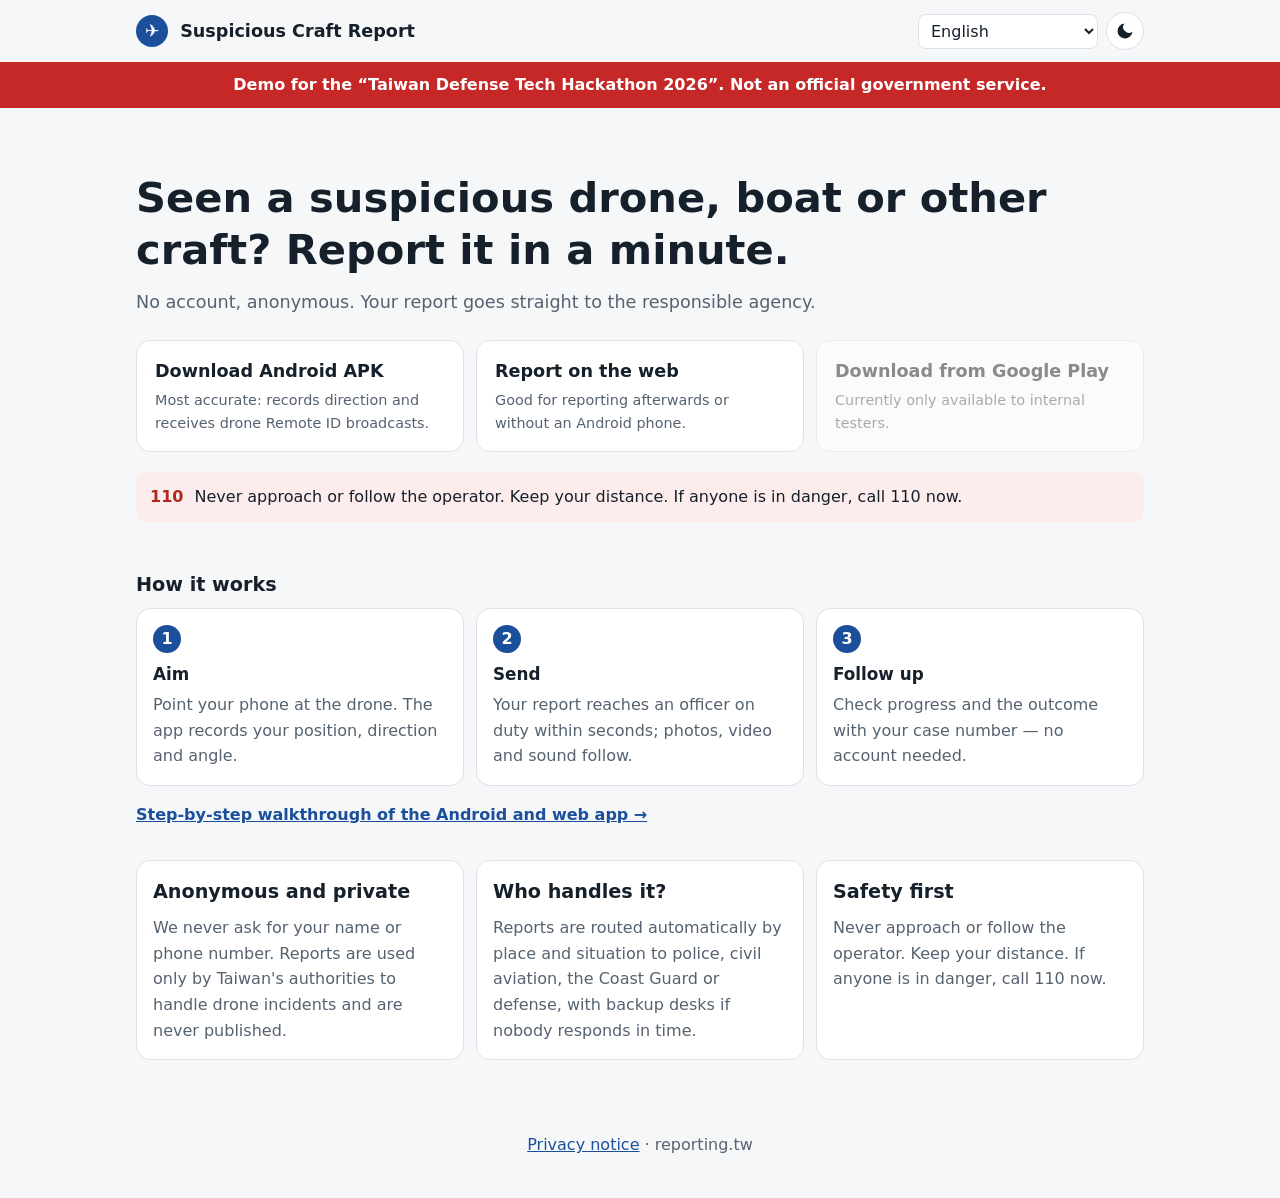
<file: web/site/index.html>
<!doctype html>
<html lang="zh-TW">
<head>
<meta charset="utf-8">
<meta name="viewport" content="width=device-width, initial-scale=1">
<title>可疑載具通報 · reporting.tw</title>
<meta name="description" content="Report suspicious drones, unmanned boats and other craft in Taiwan — anonymous, in six languages.">
<link rel="stylesheet" href="site.css?v=202610040900">
<script src="theme.js?v=202610031731"></script>
</head>
<body>
<header class="bar">
  <a class="brand" href="/"><span class="logo" aria-hidden="true">✈</span> <span data-t="title">可疑載具通報</span></a>
  <div class="tools">
  <label class="lang"><span class="sr" data-t="lang">語言</span>
    <select id="lang" aria-label="Language"><option value="zh-TW">繁體中文</option><option value="en">English</option><option value="vi">Tiếng Việt</option><option value="id">Bahasa Indonesia</option><option value="th">ภาษาไทย</option><option value="fil">Filipino</option><option value="de">Deutsch</option><option value="fr">Français</option></select></label>
  <button id="theme" class="theme" type="button" aria-label="Switch to dark mode"><svg class="moon" viewBox="0 0 24 24" aria-hidden="true"><path d="M21 12.8A9 9 0 1 1 11.2 3a7 7 0 0 0 9.8 9.8z"/></svg><svg class="sun" viewBox="0 0 24 24" aria-hidden="true"><circle cx="12" cy="12" r="4.5"/><path d="M12 1.5v3M12 19.5v3M1.5 12h3M19.5 12h3M4.6 4.6l2.1 2.1M17.3 17.3l2.1 2.1M4.6 19.4l2.1-2.1M17.3 6.7l2.1-2.1"/></svg></button>
  </div>
</header>
<p class="demo" role="note"><span data-t="demo">本系統為「Taiwan Defense Tech Hackathon 2026」展示用途，並非政府官方服務。</span></p>
<main>
  <section class="hero">
    <h1><span data-t="hero">看到可疑的無人機、船隻或其他載具？一分鐘內完成通報。</span></h1>
    <p class="sub"><span data-t="sub">免註冊、可匿名。系統會自動將通報轉給負責的機關。</span></p>
    <div class="ctas">
      <a class="cta" id="apk" href="/download/reporting-informant-1.0.1.apk" download><span data-t="apk">下載 Android APK</span><small><span data-t="androidNote">最準確：可記錄方向並接收無人機遙控識別（Remote ID）訊號。</span></small></a>
      <a class="cta" href="/app/"><span data-t="web">在網頁上通報</span><small><span data-t="webNote">適合事後通報，或手邊沒有 Android 手機時使用。</span></small></a>
      <a class="cta muted" id="play" href="https://play.google.com/store/apps/details?id=tw.reporting.app"><span data-t="android">從 Google Play 下載</span><small><span data-t="playNote">目前僅開放給內部測試人員。</span></small></a>
    </div>
    <p class="alert" role="note"><strong>110</strong> <span data-t="safety">請勿接近或跟蹤操作人，保持距離。如有人身危險，請立即撥打 110。</span></p>
  </section>
  <section>
    <h2><span data-t="how">如何通報</span></h2>
    <ol class="steps">
      <li><h3><span data-t="s1t">對準</span></h3><p><span data-t="s1">把手機鏡頭對準無人機，App 會記錄位置、方向與角度。</span></p></li>
      <li><h3><span data-t="s2t">送出</span></h3><p><span data-t="s2">通報會在幾秒內送達值勤人員；照片、影片與聲音隨後上傳。</span></p></li>
      <li><h3><span data-t="s3t">追蹤</span></h3><p><span data-t="s3">用案件編號查看處理進度與結果，不需要帳號。</span></p></li>
    </ol>
    <p class="more"><a href="guide.html"><span data-t="guide">Android App 與網頁版的逐步使用導覽 →</span></a></p>
  </section>
  <section class="cards">
    <article><h2><span data-t="privacyT">匿名與隱私</span></h2><p><span data-t="privacy">我們不詢問姓名或電話。通報只供臺灣主管機關處理無人機事件使用，不會公開。</span></p></article>
    <article><h2><span data-t="routeT">誰會處理？</span></h2><p><span data-t="route">依地點與狀況自動轉給警察、民航、海巡或國防單位；無人回應時會自動轉給備援單位。</span></p></article>
    <article><h2><span data-t="safetyT">安全第一</span></h2><p><span data-t="safety">請勿接近或跟蹤操作人，保持距離。如有人身危險，請立即撥打 110。</span></p></article>
  </section>
</main>
<footer><a href="privacy.html"><span data-t="privacyLink">隱私說明</span></a> · reporting.tw</footer>
<script>
const S = {"zh-TW": {"demo": "本系統為「Taiwan Defense Tech Hackathon 2026」展示用途，並非政府官方服務。", "title": "可疑載具通報", "hero": "看到可疑的無人機、船隻或其他載具？一分鐘內完成通報。", "sub": "免註冊、可匿名。系統會自動將通報轉給負責的機關。", "android": "從 Google Play 下載", "androidNote": "最準確：可記錄方向並接收無人機遙控識別（Remote ID）訊號。", "web": "在網頁上通報", "webNote": "適合事後通報，或手邊沒有 Android 手機時使用。", "how": "如何通報", "s1t": "對準", "s1": "把手機鏡頭對準無人機，App 會記錄位置、方向與角度。", "s2t": "送出", "s2": "通報會在幾秒內送達值勤人員；照片、影片與聲音隨後上傳。", "s3t": "追蹤", "s3": "用案件編號查看處理進度與結果，不需要帳號。", "safetyT": "安全第一", "safety": "請勿接近或跟蹤操作人，保持距離。如有人身危險，請立即撥打 110。", "privacyT": "匿名與隱私", "privacy": "我們不詢問姓名或電話。通報只供臺灣主管機關處理無人機事件使用，不會公開。", "routeT": "誰會處理？", "route": "依地點與狀況自動轉給警察、民航、海巡或國防單位；無人回應時會自動轉給備援單位。", "privacyLink": "隱私說明", "lang": "語言", "guide": "Android App 與網頁版的逐步使用導覽 →", "apk": "下載 Android APK", "playNote": "目前僅開放給內部測試人員。"}, "en": {"demo": "Demo for the “Taiwan Defense Tech Hackathon 2026”. Not an official government service.", "title": "Suspicious Craft Report", "hero": "Seen a suspicious drone, boat or other craft? Report it in a minute.", "sub": "No account, anonymous. Your report goes straight to the responsible agency.", "android": "Download from Google Play", "androidNote": "Most accurate: records direction and receives drone Remote ID broadcasts.", "web": "Report on the web", "webNote": "Good for reporting afterwards or without an Android phone.", "how": "How it works", "s1t": "Aim", "s1": "Point your phone at the drone. The app records your position, direction and angle.", "s2t": "Send", "s2": "Your report reaches an officer on duty within seconds; photos, video and sound follow.", "s3t": "Follow up", "s3": "Check progress and the outcome with your case number — no account needed.", "safetyT": "Safety first", "safety": "Never approach or follow the operator. Keep your distance. If anyone is in danger, call 110 now.", "privacyT": "Anonymous and private", "privacy": "We never ask for your name or phone number. Reports are used only by Taiwan's authorities to handle drone incidents and are never published.", "routeT": "Who handles it?", "route": "Reports are routed automatically by place and situation to police, civil aviation, the Coast Guard or defense, with backup desks if nobody responds in time.", "privacyLink": "Privacy notice", "lang": "Language", "guide": "Step-by-step walkthrough of the Android and web app →", "apk": "Download Android APK", "playNote": "Currently only available to internal testers."}, "vi": {"demo": "Bản demo cho “Taiwan Defense Tech Hackathon 2026”. Không phải dịch vụ chính thức của chính phủ.", "title": "Báo cáo phương tiện đáng ngờ", "hero": "Thấy thiết bị bay, tàu thuyền hoặc phương tiện đáng ngờ? Báo cáo trong một phút.", "sub": "Không cần tài khoản, ẩn danh. Báo cáo được chuyển thẳng đến cơ quan phụ trách.", "android": "Tải từ Google Play", "androidNote": "Chính xác nhất: ghi hướng và nhận tín hiệu Remote ID của thiết bị bay.", "web": "Báo cáo trên web", "webNote": "Phù hợp để báo cáo sau hoặc khi không có điện thoại Android.", "how": "Cách thực hiện", "s1t": "Hướng máy", "s1": "Hướng điện thoại về phía thiết bị bay. Ứng dụng ghi lại vị trí, hướng và góc.", "s2t": "Gửi", "s2": "Báo cáo đến cán bộ trực trong vài giây; ảnh, video và âm thanh được tải lên sau.", "s3t": "Theo dõi", "s3": "Xem tiến độ và kết quả bằng số hồ sơ, không cần tài khoản.", "safetyT": "An toàn là trên hết", "safety": "Không tiếp cận hoặc theo dõi người điều khiển. Giữ khoảng cách. Nếu có người gặp nguy hiểm, hãy gọi ngay 110.", "privacyT": "Ẩn danh và riêng tư", "privacy": "Chúng tôi không hỏi tên hay số điện thoại. Báo cáo chỉ được cơ quan chức năng Đài Loan dùng để xử lý sự việc và không công khai.", "routeT": "Ai xử lý?", "route": "Báo cáo tự động chuyển cho cảnh sát, hàng không dân dụng, tuần duyên hoặc quốc phòng theo địa điểm, có đơn vị dự phòng nếu không ai phản hồi kịp.", "privacyLink": "Thông báo quyền riêng tư", "lang": "Ngôn ngữ", "guide": "Hướng dẫn từng bước cho ứng dụng Android và bản web →", "apk": "Tải tệp APK Android", "playNote": "Hiện chỉ dành cho người thử nghiệm nội bộ."}, "id": {"demo": "Demo untuk “Taiwan Defense Tech Hackathon 2026”. Bukan layanan resmi pemerintah.", "title": "Lapor Wahana Mencurigakan", "hero": "Melihat drone, kapal, atau wahana mencurigakan? Laporkan dalam satu menit.", "sub": "Tanpa akun, anonim. Laporan Anda langsung diteruskan ke instansi yang berwenang.", "android": "Unduh dari Google Play", "androidNote": "Paling akurat: mencatat arah dan menerima siaran Remote ID drone.", "web": "Lapor lewat web", "webNote": "Cocok untuk melapor setelah kejadian atau tanpa ponsel Android.", "how": "Cara kerja", "s1t": "Arahkan", "s1": "Arahkan ponsel ke drone. Aplikasi mencatat posisi, arah, dan sudut.", "s2t": "Kirim", "s2": "Laporan sampai ke petugas jaga dalam hitungan detik; foto, video, dan suara menyusul.", "s3t": "Pantau", "s3": "Cek perkembangan dan hasilnya dengan nomor kasus, tanpa akun.", "safetyT": "Utamakan keselamatan", "safety": "Jangan mendekati atau mengikuti operator. Jaga jarak. Jika ada orang dalam bahaya, segera hubungi 110.", "privacyT": "Anonim dan privat", "privacy": "Kami tidak meminta nama atau nomor telepon. Laporan hanya digunakan otoritas Taiwan untuk menangani insiden drone dan tidak dipublikasikan.", "routeT": "Siapa yang menangani?", "route": "Laporan otomatis diteruskan ke polisi, penerbangan sipil, penjaga pantai, atau pertahanan sesuai lokasi, dengan meja cadangan bila tak ada yang merespons.", "privacyLink": "Pemberitahuan privasi", "lang": "Bahasa", "guide": "Panduan langkah demi langkah aplikasi Android dan web →", "apk": "Unduh APK Android", "playNote": "Saat ini hanya tersedia untuk penguji internal."}, "th": {"demo": "เดโมสำหรับ “Taiwan Defense Tech Hackathon 2026” ไม่ใช่บริการอย่างเป็นทางการของรัฐบาล", "title": "แจ้งยานพาหนะต้องสงสัย", "hero": "เห็นโดรน เรือ หรือยานพาหนะต้องสงสัย? แจ้งได้ภายในหนึ่งนาที", "sub": "ไม่ต้องสมัคร ไม่ระบุตัวตน รายงานจะถูกส่งถึงหน่วยงานที่รับผิดชอบโดยตรง", "android": "ดาวน์โหลดจาก Google Play", "androidNote": "แม่นยำที่สุด: บันทึกทิศทางและรับสัญญาณ Remote ID ของโดรน", "web": "แจ้งผ่านเว็บ", "webNote": "เหมาะสำหรับแจ้งภายหลังหรือเมื่อไม่มีโทรศัพท์ Android", "how": "วิธีแจ้ง", "s1t": "เล็ง", "s1": "หันกล้องโทรศัพท์ไปที่โดรน แอปจะบันทึกตำแหน่ง ทิศทาง และมุม", "s2t": "ส่ง", "s2": "รายงานถึงเจ้าหน้าที่เวรภายในไม่กี่วินาที รูป วิดีโอ และเสียงจะตามไป", "s3t": "ติดตาม", "s3": "ดูความคืบหน้าและผลด้วยหมายเลขเรื่อง ไม่ต้องมีบัญชี", "safetyT": "ความปลอดภัยต้องมาก่อน", "safety": "อย่าเข้าใกล้หรือติดตามผู้บังคับ รักษาระยะห่าง หากมีผู้ตกอยู่ในอันตราย โทร 110 ทันที", "privacyT": "ไม่ระบุตัวตนและเป็นส่วนตัว", "privacy": "เราไม่ขอชื่อหรือเบอร์โทร รายงานใช้โดยหน่วยงานของไต้หวันเพื่อจัดการเหตุโดรนเท่านั้น และไม่เผยแพร่", "routeT": "ใครเป็นผู้ดำเนินการ?", "route": "รายงานถูกส่งต่ออัตโนมัติไปยังตำรวจ การบินพลเรือน หน่วยยามฝั่ง หรือฝ่ายป้องกันตามสถานที่ และมีหน่วยสำรองหากไม่มีผู้ตอบ", "privacyLink": "ประกาศความเป็นส่วนตัว", "lang": "ภาษา", "guide": "คู่มือทีละขั้นตอนสำหรับแอป Android และเว็บแอป →", "apk": "ดาวน์โหลด APK สำหรับ Android", "playNote": "ขณะนี้เปิดให้เฉพาะผู้ทดสอบภายในเท่านั้น"}, "fil": {"demo": "Demo para sa “Taiwan Defense Tech Hackathon 2026”. Hindi ito opisyal na serbisyo ng pamahalaan.", "title": "Ulat sa Kahina-hinalang Sasakyan", "hero": "May nakitang kahina-hinalang drone, bangka o ibang sasakyan? Iulat ito sa loob ng isang minuto.", "sub": "Walang account, anonimo. Diretso ang ulat mo sa ahensyang may pananagutan.", "android": "I-download mula sa Google Play", "androidNote": "Pinakatumpak: itinatala ang direksyon at tumatanggap ng Remote ID ng drone.", "web": "Mag-ulat sa web", "webNote": "Para sa pag-uulat pagkatapos o kung walang Android phone.", "how": "Paano ito gumagana", "s1t": "Itutok", "s1": "Itutok ang telepono sa drone. Itatala ng app ang lokasyon, direksyon at anggulo.", "s2t": "Ipadala", "s2": "Aabot ang ulat sa naka-duty na opisyal sa loob ng ilang segundo; susunod ang mga larawan, video at tunog.", "s3t": "Subaybayan", "s3": "Tingnan ang progreso at resulta gamit ang case number — walang account na kailangan.", "safetyT": "Kaligtasan muna", "safety": "Huwag lapitan o sundan ang operator. Lumayo. Kung may nasa panganib, tumawag agad sa 110.", "privacyT": "Anonimo at pribado", "privacy": "Hindi namin hinihingi ang pangalan o numero mo. Ginagamit lamang ng mga awtoridad ng Taiwan ang mga ulat at hindi ito inilalathala.", "routeT": "Sino ang hahawak?", "route": "Awtomatikong ipinapasa ang ulat sa pulis, civil aviation, Coast Guard o depensa ayon sa lugar, may backup kung walang tumugon agad.", "privacyLink": "Abiso sa privacy", "lang": "Wika", "guide": "Hakbang-hakbang na gabay sa Android at web app →", "apk": "I-download ang Android APK", "playNote": "Sa ngayon, para lamang sa mga internal tester."}, "de": {"demo": "Demo für den „Taiwan Defense Tech Hackathon 2026“. Kein offizieller Behördendienst.", "title": "Verdächtige Luft/See-Objekte melden", "hero": "Eine verdächtige Drohne, ein Boot oder ein anderes Objekt gesehen? Melden Sie es in einer Minute.", "sub": "Kein Konto, anonym. Ihre Meldung geht direkt an die zuständige Stelle.", "android": "Bei Google Play herunterladen", "androidNote": "Am genauesten: erfasst die Richtung und empfängt Remote-ID-Signale von Drohnen.", "web": "Im Web melden", "webNote": "Geeignet für nachträgliche Meldungen oder ohne Android-Telefon.", "how": "So funktioniert es", "s1t": "Zielen", "s1": "Richten Sie Ihr Telefon auf die Drohne. Die App erfasst Ihre Position, die Richtung und den Winkel.", "s2t": "Senden", "s2": "Ihre Meldung erreicht innerhalb von Sekunden die diensthabenden Einsatzkräfte; Fotos, Videos und Ton folgen.", "s3t": "Verfolgen", "s3": "Prüfen Sie Fortschritt und Ergebnis mit Ihrer Fallnummer – ganz ohne Konto.", "safetyT": "Sicherheit zuerst", "safety": "Nähern Sie sich niemals der steuernden Person und folgen Sie ihr nicht. Halten Sie Abstand. Wenn jemand in Gefahr ist, rufen Sie sofort 110 an.", "privacyT": "Anonym und vertraulich", "privacy": "Wir fragen nie nach Ihrem Namen oder Ihrer Telefonnummer. Meldungen werden ausschließlich von Behörden Taiwans zur Bearbeitung von Drohnenvorfällen genutzt und nie veröffentlicht.", "routeT": "Wer bearbeitet die Meldung?", "route": "Meldungen werden je nach Ort und Lage automatisch an Polizei, Zivilluftfahrt, Küstenwache oder Verteidigung weitergeleitet – mit Ersatzstellen, falls niemand rechtzeitig reagiert.", "privacyLink": "Datenschutzhinweis", "lang": "Sprache", "guide": "Schritt-für-Schritt-Anleitung für die Android- und Web-App →", "apk": "Android-APK herunterladen", "playNote": "Derzeit nur für interne Tester verfügbar."}, "fr": {"demo": "Démo pour le « Taiwan Defense Tech Hackathon 2026 ». Ce n’est pas un service officiel du gouvernement.", "title": "Signalement d'engins suspects", "hero": "Vous avez vu un drone, un bateau ou un autre engin suspect ? Signalez-le en une minute.", "sub": "Sans compte, anonyme. Votre signalement est transmis directement au service compétent.", "android": "Télécharger sur Google Play", "androidNote": "Le plus précis : enregistre la direction et capte les signaux Remote ID des drones.", "web": "Signaler sur le web", "webNote": "Pratique pour signaler après coup ou sans téléphone Android.", "how": "Comment ça marche", "s1t": "Viser", "s1": "Pointez votre téléphone vers le drone. L'application enregistre votre position, la direction et l'angle.", "s2t": "Envoyer", "s2": "Votre signalement parvient en quelques secondes à un agent de permanence ; les photos, vidéos et sons suivent.", "s3t": "Suivre", "s3": "Consultez l'avancement et le résultat avec votre numéro de dossier — sans compte.", "safetyT": "La sécurité d'abord", "safety": "N'approchez jamais la personne qui pilote et ne la suivez pas. Restez à distance. Si quelqu'un est en danger, appelez immédiatement le 110.", "privacyT": "Anonyme et confidentiel", "privacy": "Nous ne vous demandons jamais votre nom ni votre numéro de téléphone. Les signalements sont utilisés uniquement par les autorités de Taïwan pour traiter les incidents liés aux drones et ne sont jamais publiés.", "routeT": "Qui s'en occupe ?", "route": "Les signalements sont transmis automatiquement, selon le lieu et la situation, à la police, à l'aviation civile, aux garde-côtes ou à la défense, avec des services de relais si personne ne répond à temps.", "privacyLink": "Avis de confidentialité", "lang": "Langue", "guide": "Guide pas à pas de l’application Android et de l’application web →", "apk": "Télécharger l'APK Android", "playNote": "Actuellement réservé aux testeurs internes."}};
const pick = () => {
  try { const s = localStorage.getItem('lang'); if (s && S[s]) return s; } catch (e) {}
  const n = (navigator.language || 'zh-TW').toLowerCase();
  if (n.startsWith('zh')) return 'zh-TW';
  if (n.startsWith('tl')) return 'fil';
  return Object.keys(S).find(l => n.startsWith(l)) || 'zh-TW';
};
function apply(l) {
  document.documentElement.lang = l;
  document.querySelectorAll('[data-t]').forEach(el => { el.textContent = S[l][el.dataset.t]; });
  document.title = S[l].title + ' · reporting.tw';
  document.getElementById('lang').value = l;
}
document.getElementById('lang').addEventListener('change', e => {
  try { localStorage.setItem('lang', e.target.value); } catch (err) {}
  apply(e.target.value);
});
apply(pick());
</script>
</body>
</html>
</file>
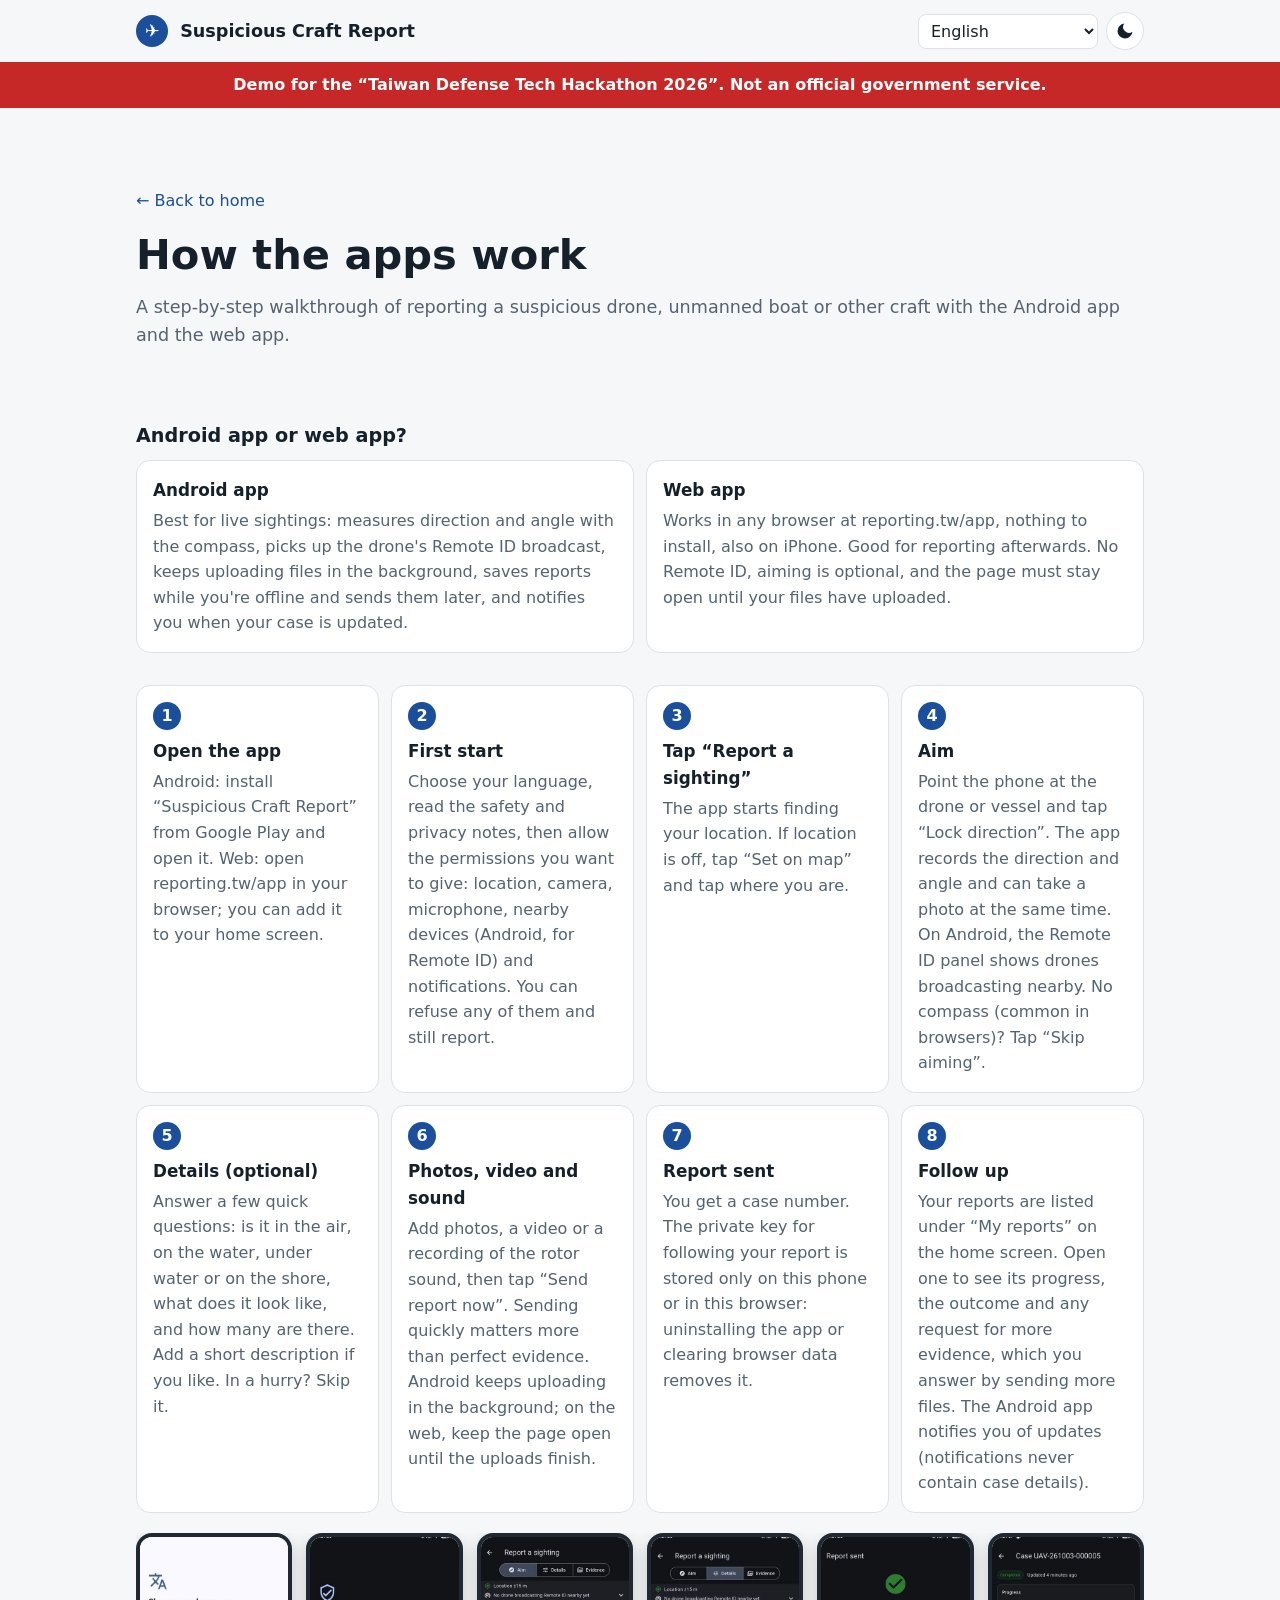
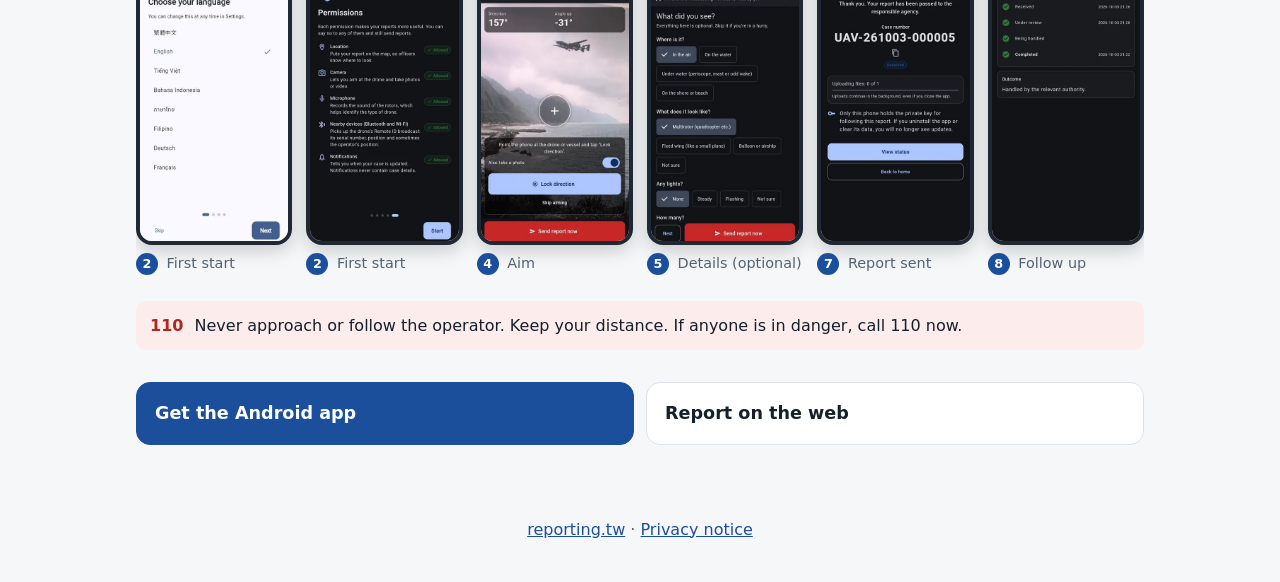
<file: web/site/guide.html>
<!doctype html>
<html lang="zh-TW">
<head>
<meta charset="utf-8">
<meta name="viewport" content="width=device-width, initial-scale=1">
<title>App 使用導覽 · reporting.tw</title>
<meta name="description" content="Step-by-step walkthrough of the Suspicious Craft Report Android app and web app.">
<link rel="stylesheet" href="site.css?v=202610040900">
<script src="theme.js?v=202610031731"></script>
<style>
  .shots { display: grid; grid-auto-flow: column; grid-auto-columns: minmax(150px, 1fr); gap: 14px; margin: 20px 0 0;
    overflow-x: auto; scroll-snap-type: x mandatory; padding-bottom: 6px; }
  .shots figure { margin: 0; scroll-snap-align: start; }
  .shots img { display: block; width: 100%; height: auto; border-radius: 16px; border: 4px solid #1f2833;
    box-shadow: 0 6px 18px rgba(0,0,0,.18); background: #000; }
  .shots figcaption { margin-top: 8px; font-size: .9rem; color: var(--muted); line-height: 1.35; }
  .shots figcaption b { display: inline-grid; place-items: center; width: 22px; height: 22px; border-radius: 50%;
    background: var(--brand); color: var(--brand-text); font-size: .8rem; margin-right: 4px; }
  @media (max-width: 640px) { .shots { grid-auto-columns: 46%; } }
</style>
</head>
<body>
<header class="bar">
  <a class="brand" href="/"><span class="logo" aria-hidden="true">✈</span> <span data-t="title">可疑載具通報</span></a>
  <div class="tools">
  <label class="lang"><span class="sr" data-t="lang">語言</span>
    <select id="lang" aria-label="Language"><option value="zh-TW">繁體中文</option><option value="en">English</option><option value="vi">Tiếng Việt</option><option value="id">Bahasa Indonesia</option><option value="th">ภาษาไทย</option><option value="fil">Filipino</option><option value="de">Deutsch</option><option value="fr">Français</option></select></label>
  <button id="theme" class="theme" type="button" aria-label="Switch to dark mode"><svg class="moon" viewBox="0 0 24 24" aria-hidden="true"><path d="M21 12.8A9 9 0 1 1 11.2 3a7 7 0 0 0 9.8 9.8z"/></svg><svg class="sun" viewBox="0 0 24 24" aria-hidden="true"><circle cx="12" cy="12" r="4.5"/><path d="M12 1.5v3M12 19.5v3M1.5 12h3M19.5 12h3M4.6 4.6l2.1 2.1M17.3 17.3l2.1 2.1M4.6 19.4l2.1-2.1M17.3 6.7l2.1-2.1"/></svg></button>
  </div>
</header>
<p class="demo" role="note"><span data-t="demo">本系統為「Taiwan Defense Tech Hackathon 2026」展示用途，並非政府官方服務。</span></p>
<main>
  <section class="hero">
    <p><a class="back" href="/"><span data-t="back">← 回首頁</span></a></p>
    <h1><span data-t="gTitle">App 使用導覽</span></h1>
    <p class="sub"><span data-t="gIntro">一步一步說明 Android App 與網頁版如何通報可疑的無人機、無人艇或其他載具。</span></p>
  </section>
  <section>
    <h2><span data-t="cmpT">Android App 還是網頁版？</span></h2>
    <div class="cards">
      <article><h3><span data-t="cmpAT">Android App</span></h3><p><span data-t="cmpA">最適合正在發生的目擊：用指南針記錄方向與仰角、接收無人機遙控識別（Remote ID）訊號、在背景繼續上傳檔案、沒有網路時先存起來稍後自動送出，並在案件有進度時通知您。</span></p></article>
      <article><h3><span data-t="cmpWT">網頁版</span></h3><p><span data-t="cmpW">在任何瀏覽器開啟 reporting.tw/app 即可使用，不需安裝，也適用 iPhone。適合事後通報。無法接收 Remote ID，方向可略過；檔案上傳完成前請不要關閉頁面。</span></p></article>
    </div>
  </section>
  <section>
    <ol class="steps walk">
      <li><h3><span data-t="g1t">開啟 App</span></h3><p><span data-t="g1">Android：從 Google Play 安裝「可疑載具通報」並開啟。網頁版：用瀏覽器開啟 reporting.tw/app，也可以加入主畫面。</span></p></li>
      <li><h3><span data-t="g2t">第一次使用</span></h3><p><span data-t="g2">選擇語言，閱讀安全與隱私說明，再允許您願意提供的權限：位置、相機、麥克風、附近的裝置（Android，用於 Remote ID）與通知。任何權限都可以拒絕，仍然能通報。</span></p></li>
      <li><h3><span data-t="g3t">點「我要通報」</span></h3><p><span data-t="g3">App 會開始定位。如果定位未開啟，點「在地圖上設定」，再點選您所在的位置。</span></p></li>
      <li><h3><span data-t="g4t">對準</span></h3><p><span data-t="g4">把手機對準無人機或船隻，點「鎖定方向」。App 會記錄方向與角度，並可同時拍照。Android 版的 Remote ID 區塊會顯示附近正在廣播的無人機。沒有指南針（瀏覽器常見）？點「略過對準」。</span></p></li>
      <li><h3><span data-t="g5t">描述（可略過）</span></h3><p><span data-t="g5">回答幾個簡單問題：在空中、水面、水下還是岸上、看起來像什麼、有幾個。也可以補充簡短說明。趕時間就直接略過。</span></p></li>
      <li><h3><span data-t="g6t">照片、影片與聲音</span></h3><p><span data-t="g6">加入照片、影片或旋翼聲音的錄音，然後點「立即送出通報」。快速送出比完美的證據更重要。Android 會在背景繼續上傳；網頁版請保持頁面開啟直到上傳完成。</span></p></li>
      <li><h3><span data-t="g7t">通報已送出</span></h3><p><span data-t="g7">您會取得案件編號。追蹤通報用的私密金鑰只存在這支手機或這個瀏覽器中，移除 App 或清除瀏覽器資料後就無法再查看。</span></p></li>
      <li><h3><span data-t="g8t">追蹤進度</span></h3><p><span data-t="g8">首頁的「我的通報」會列出您的通報。點開可查看處理進度、結果，以及補充證據的請求，可直接再傳送檔案回覆。Android 版會在有更新時通知您（通知不含案件內容）。</span></p></li>
    </ol>
    <div class="shots">
      <figure><img src="img/guide-1-language.jpg" width="420" height="860" loading="lazy" alt="Choose your language"><figcaption><b>2</b> <span data-t="g2t"></span></figcaption></figure>
      <figure><img src="img/guide-2-permissions.jpg" width="420" height="860" loading="lazy" alt="Permissions, each one optional"><figcaption><b>2</b> <span data-t="g2t"></span></figcaption></figure>
      <figure><img src="img/guide-3-aim.jpg" width="420" height="860" loading="lazy" alt="Aim at the drone and lock the direction"><figcaption><b>4</b> <span data-t="g4t"></span></figcaption></figure>
      <figure><img src="img/guide-4-questions.jpg" width="420" height="860" loading="lazy" alt="A few optional questions"><figcaption><b>5</b> <span data-t="g5t"></span></figcaption></figure>
      <figure><img src="img/guide-5-sent.jpg" width="420" height="860" loading="lazy" alt="Case number, files keep uploading"><figcaption><b>7</b> <span data-t="g7t"></span></figcaption></figure>
      <figure><img src="img/guide-6-outcome.jpg" width="420" height="860" loading="lazy" alt="Progress and outcome of the case"><figcaption><b>8</b> <span data-t="g8t"></span></figcaption></figure>
    </div>
    <p class="alert" role="note"><strong>110</strong> <span data-t="safety">請勿接近或跟蹤操作人，保持距離。如有人身危險，請立即撥打 110。</span></p>
  </section>
  <section>
    <div class="ctas">
      <a class="cta primary" href="https://play.google.com/store/apps/details?id=tw.reporting.app"><span data-t="android">下載 Android App</span></a>
      <a class="cta" href="/app/"><span data-t="web">在網頁上通報</span></a>
    </div>
  </section>
</main>
<footer><a href="/">reporting.tw</a> · <a href="privacy.html"><span data-t="privacyLink">隱私說明</span></a></footer>
<script>
const S = {"zh-TW": {"demo": "本系統為「Taiwan Defense Tech Hackathon 2026」展示用途，並非政府官方服務。", "title": "可疑載具通報", "android": "下載 Android App", "web": "在網頁上通報", "safety": "請勿接近或跟蹤操作人，保持距離。如有人身危險，請立即撥打 110。", "privacyLink": "隱私說明", "lang": "語言", "gTitle": "App 使用導覽", "gIntro": "一步一步說明 Android App 與網頁版如何通報可疑的無人機、無人艇或其他載具。", "cmpT": "Android App 還是網頁版？", "cmpAT": "Android App", "cmpA": "最適合正在發生的目擊：用指南針記錄方向與仰角、接收無人機遙控識別（Remote ID）訊號、在背景繼續上傳檔案、沒有網路時先存起來稍後自動送出，並在案件有進度時通知您。", "cmpWT": "網頁版", "cmpW": "在任何瀏覽器開啟 reporting.tw/app 即可使用，不需安裝，也適用 iPhone。適合事後通報。無法接收 Remote ID，方向可略過；檔案上傳完成前請不要關閉頁面。", "g1t": "開啟 App", "g1": "Android：從 Google Play 安裝「可疑載具通報」並開啟。網頁版：用瀏覽器開啟 reporting.tw/app，也可以加入主畫面。", "g2t": "第一次使用", "g2": "選擇語言，閱讀安全與隱私說明，再允許您願意提供的權限：位置、相機、麥克風、附近的裝置（Android，用於 Remote ID）與通知。任何權限都可以拒絕，仍然能通報。", "g3t": "點「我要通報」", "g3": "App 會開始定位。如果定位未開啟，點「在地圖上設定」，再點選您所在的位置。", "g4t": "對準", "g4": "把手機對準無人機或船隻，點「鎖定方向」。App 會記錄方向與角度，並可同時拍照。Android 版的 Remote ID 區塊會顯示附近正在廣播的無人機。沒有指南針（瀏覽器常見）？點「略過對準」。", "g5t": "描述（可略過）", "g5": "回答幾個簡單問題：在空中、水面、水下還是岸上、看起來像什麼、有幾個。也可以補充簡短說明。趕時間就直接略過。", "g6t": "照片、影片與聲音", "g6": "加入照片、影片或旋翼聲音的錄音，然後點「立即送出通報」。快速送出比完美的證據更重要。Android 會在背景繼續上傳；網頁版請保持頁面開啟直到上傳完成。", "g7t": "通報已送出", "g7": "您會取得案件編號。追蹤通報用的私密金鑰只存在這支手機或這個瀏覽器中，移除 App 或清除瀏覽器資料後就無法再查看。", "g8t": "追蹤進度", "g8": "首頁的「我的通報」會列出您的通報。點開可查看處理進度、結果，以及補充證據的請求，可直接再傳送檔案回覆。Android 版會在有更新時通知您（通知不含案件內容）。", "back": "← 回首頁", "guide": "Android App 與網頁版的逐步使用導覽 →"}, "en": {"demo": "Demo for the “Taiwan Defense Tech Hackathon 2026”. Not an official government service.", "title": "Suspicious Craft Report", "android": "Get the Android app", "web": "Report on the web", "safety": "Never approach or follow the operator. Keep your distance. If anyone is in danger, call 110 now.", "privacyLink": "Privacy notice", "lang": "Language", "gTitle": "How the apps work", "gIntro": "A step-by-step walkthrough of reporting a suspicious drone, unmanned boat or other craft with the Android app and the web app.", "cmpT": "Android app or web app?", "cmpAT": "Android app", "cmpA": "Best for live sightings: measures direction and angle with the compass, picks up the drone's Remote ID broadcast, keeps uploading files in the background, saves reports while you're offline and sends them later, and notifies you when your case is updated.", "cmpWT": "Web app", "cmpW": "Works in any browser at reporting.tw/app, nothing to install, also on iPhone. Good for reporting afterwards. No Remote ID, aiming is optional, and the page must stay open until your files have uploaded.", "g1t": "Open the app", "g1": "Android: install “Suspicious Craft Report” from Google Play and open it. Web: open reporting.tw/app in your browser; you can add it to your home screen.", "g2t": "First start", "g2": "Choose your language, read the safety and privacy notes, then allow the permissions you want to give: location, camera, microphone, nearby devices (Android, for Remote ID) and notifications. You can refuse any of them and still report.", "g3t": "Tap “Report a sighting”", "g3": "The app starts finding your location. If location is off, tap “Set on map” and tap where you are.", "g4t": "Aim", "g4": "Point the phone at the drone or vessel and tap “Lock direction”. The app records the direction and angle and can take a photo at the same time. On Android, the Remote ID panel shows drones broadcasting nearby. No compass (common in browsers)? Tap “Skip aiming”.", "g5t": "Details (optional)", "g5": "Answer a few quick questions: is it in the air, on the water, under water or on the shore, what does it look like, and how many are there. Add a short description if you like. In a hurry? Skip it.", "g6t": "Photos, video and sound", "g6": "Add photos, a video or a recording of the rotor sound, then tap “Send report now”. Sending quickly matters more than perfect evidence. Android keeps uploading in the background; on the web, keep the page open until the uploads finish.", "g7t": "Report sent", "g7": "You get a case number. The private key for following your report is stored only on this phone or in this browser: uninstalling the app or clearing browser data removes it.", "g8t": "Follow up", "g8": "Your reports are listed under “My reports” on the home screen. Open one to see its progress, the outcome and any request for more evidence, which you answer by sending more files. The Android app notifies you of updates (notifications never contain case details).", "back": "← Back to home", "guide": "Step-by-step walkthrough of the Android and web app →"}, "vi": {"demo": "Bản demo cho “Taiwan Defense Tech Hackathon 2026”. Không phải dịch vụ chính thức của chính phủ.", "title": "Báo cáo phương tiện đáng ngờ", "android": "Tải ứng dụng Android", "web": "Báo cáo trên web", "safety": "Không tiếp cận hoặc theo dõi người điều khiển. Giữ khoảng cách. Nếu có người gặp nguy hiểm, hãy gọi ngay 110.", "privacyLink": "Thông báo quyền riêng tư", "lang": "Ngôn ngữ", "gTitle": "Cách sử dụng ứng dụng", "gIntro": "Hướng dẫn từng bước cách báo cáo thiết bị bay, xuồng không người lái hoặc phương tiện đáng ngờ bằng ứng dụng Android và bản web.", "cmpT": "Ứng dụng Android hay bản web?", "cmpAT": "Ứng dụng Android", "cmpA": "Tốt nhất khi đang chứng kiến: đo hướng và góc bằng la bàn, nhận tín hiệu Remote ID của thiết bị bay, tiếp tục tải tệp lên trong nền, lưu báo cáo khi mất mạng rồi gửi sau, và thông báo khi hồ sơ được cập nhật.", "cmpWT": "Bản web", "cmpW": "Mở reporting.tw/app trên bất kỳ trình duyệt nào, không cần cài đặt, dùng được cả trên iPhone. Phù hợp để báo cáo sau. Không nhận Remote ID, có thể bỏ qua bước hướng máy, và phải giữ trang mở đến khi tải tệp xong.", "g1t": "Mở ứng dụng", "g1": "Android: cài “Báo cáo phương tiện đáng ngờ” từ Google Play rồi mở. Web: mở reporting.tw/app trên trình duyệt; có thể thêm vào màn hình chính.", "g2t": "Lần đầu sử dụng", "g2": "Chọn ngôn ngữ, đọc lưu ý an toàn và quyền riêng tư, rồi cho phép các quyền bạn muốn: vị trí, máy ảnh, micrô, thiết bị lân cận (Android, cho Remote ID) và thông báo. Bạn có thể từ chối bất kỳ quyền nào mà vẫn báo cáo được.", "g3t": "Nhấn “Báo cáo”", "g3": "Ứng dụng bắt đầu xác định vị trí. Nếu vị trí bị tắt, nhấn “Chọn trên bản đồ” rồi chạm vào nơi bạn đang đứng.", "g4t": "Hướng máy", "g4": "Hướng điện thoại về thiết bị bay hoặc tàu thuyền và nhấn “Khóa hướng”. Ứng dụng ghi hướng và góc, có thể chụp ảnh cùng lúc. Trên Android, mục Remote ID hiển thị thiết bị bay đang phát tín hiệu gần đó. Không có la bàn (thường gặp trên trình duyệt)? Nhấn “Bỏ qua bước ngắm”.", "g5t": "Chi tiết (không bắt buộc)", "g5": "Trả lời vài câu hỏi nhanh: trên không, trên mặt nước, dưới nước hay trên bờ, trông như thế nào, có bao nhiêu. Có thể thêm mô tả ngắn. Nếu vội, hãy bỏ qua.", "g6t": "Ảnh, video và âm thanh", "g6": "Thêm ảnh, video hoặc ghi âm tiếng cánh quạt, rồi nhấn “Gửi báo cáo ngay”. Gửi nhanh quan trọng hơn bằng chứng hoàn hảo. Android tiếp tục tải lên trong nền; trên web hãy giữ trang mở đến khi tải xong.", "g7t": "Đã gửi báo cáo", "g7": "Bạn nhận được số hồ sơ. Khóa riêng để theo dõi báo cáo chỉ lưu trên điện thoại hoặc trình duyệt này: gỡ ứng dụng hoặc xóa dữ liệu trình duyệt sẽ làm mất khóa.", "g8t": "Theo dõi", "g8": "Báo cáo của bạn nằm trong mục “Báo cáo của tôi” trên màn hình chính. Mở ra để xem tiến độ, kết quả và yêu cầu bổ sung bằng chứng; trả lời bằng cách gửi thêm tệp. Ứng dụng Android sẽ thông báo khi có cập nhật (thông báo không chứa nội dung hồ sơ).", "back": "← Về trang chủ", "guide": "Hướng dẫn từng bước cho ứng dụng Android và bản web →"}, "id": {"demo": "Demo untuk “Taiwan Defense Tech Hackathon 2026”. Bukan layanan resmi pemerintah.", "title": "Lapor Wahana Mencurigakan", "android": "Unduh aplikasi Android", "web": "Lapor lewat web", "safety": "Jangan mendekati atau mengikuti operator. Jaga jarak. Jika ada orang dalam bahaya, segera hubungi 110.", "privacyLink": "Pemberitahuan privasi", "lang": "Bahasa", "gTitle": "Cara kerja aplikasi", "gIntro": "Panduan langkah demi langkah melaporkan drone, kapal tanpa awak, atau wahana mencurigakan dengan aplikasi Android dan versi web.", "cmpT": "Aplikasi Android atau versi web?", "cmpAT": "Aplikasi Android", "cmpA": "Terbaik untuk kejadian yang sedang berlangsung: mengukur arah dan sudut dengan kompas, menangkap siaran Remote ID drone, terus mengunggah file di latar belakang, menyimpan laporan saat offline lalu mengirimnya nanti, dan memberi tahu Anda saat kasus diperbarui.", "cmpWT": "Versi web", "cmpW": "Buka reporting.tw/app di browser apa pun, tanpa instalasi, juga di iPhone. Cocok untuk melapor setelah kejadian. Tidak bisa menerima Remote ID, langkah membidik boleh dilewati, dan halaman harus tetap terbuka sampai file selesai diunggah.", "g1t": "Buka aplikasi", "g1": "Android: pasang “Lapor Wahana Mencurigakan” dari Google Play lalu buka. Web: buka reporting.tw/app di browser; bisa ditambahkan ke layar utama.", "g2t": "Pertama kali", "g2": "Pilih bahasa, baca catatan keselamatan dan privasi, lalu izinkan yang Anda mau: lokasi, kamera, mikrofon, perangkat di sekitar (Android, untuk Remote ID) dan notifikasi. Anda boleh menolak semuanya dan tetap bisa melapor.", "g3t": "Ketuk “Laporkan”", "g3": "Aplikasi mulai mencari lokasi Anda. Jika lokasi mati, ketuk “Tentukan di peta” lalu ketuk posisi Anda.", "g4t": "Arahkan", "g4": "Arahkan ponsel ke drone atau kapal dan ketuk “Kunci arah”. Aplikasi mencatat arah dan sudut, sekaligus bisa memotret. Di Android, panel Remote ID menampilkan drone yang memancarkan sinyal di sekitar. Tidak ada kompas (umum di browser)? Ketuk “Lewati membidik”.", "g5t": "Detail (opsional)", "g5": "Jawab beberapa pertanyaan singkat: di udara, di permukaan air, di bawah air atau di pantai, seperti apa bentuknya, dan berapa jumlahnya. Tambahkan deskripsi singkat bila perlu. Terburu-buru? Lewati saja.", "g6t": "Foto, video, dan suara", "g6": "Tambahkan foto, video, atau rekaman suara baling-baling, lalu ketuk “Kirim laporan sekarang”. Mengirim cepat lebih penting daripada bukti sempurna. Android terus mengunggah di latar belakang; di web, biarkan halaman terbuka sampai unggahan selesai.", "g7t": "Laporan terkirim", "g7": "Anda mendapat nomor kasus. Kunci pribadi untuk memantau laporan hanya tersimpan di ponsel atau browser ini: menghapus aplikasi atau data browser akan menghilangkannya.", "g8t": "Pantau", "g8": "Laporan Anda ada di “Laporan saya” pada layar utama. Buka untuk melihat perkembangan, hasil, dan permintaan bukti tambahan, yang dijawab dengan mengirim file lagi. Aplikasi Android memberi notifikasi saat ada pembaruan (notifikasi tidak berisi detail kasus).", "back": "← Kembali ke beranda", "guide": "Panduan langkah demi langkah aplikasi Android dan web →"}, "th": {"demo": "เดโมสำหรับ “Taiwan Defense Tech Hackathon 2026” ไม่ใช่บริการอย่างเป็นทางการของรัฐบาล", "title": "แจ้งยานพาหนะต้องสงสัย", "android": "ดาวน์โหลดแอป Android", "web": "แจ้งผ่านเว็บ", "safety": "อย่าเข้าใกล้หรือติดตามผู้บังคับ รักษาระยะห่าง หากมีผู้ตกอยู่ในอันตราย โทร 110 ทันที", "privacyLink": "ประกาศความเป็นส่วนตัว", "lang": "ภาษา", "gTitle": "วิธีใช้แอป", "gIntro": "คำแนะนำทีละขั้นตอนในการแจ้งโดรน เรือไร้คนขับ หรือยานพาหนะต้องสงสัยด้วยแอป Android และเว็บแอป", "cmpT": "แอป Android หรือเว็บแอป?", "cmpAT": "แอป Android", "cmpA": "ดีที่สุดเมื่อกำลังเห็นเหตุการณ์: วัดทิศทางและมุมด้วยเข็มทิศ รับสัญญาณ Remote ID ของโดรน อัปโหลดไฟล์ต่อในเบื้องหลัง เก็บรายงานไว้เมื่อไม่มีเน็ตแล้วส่งภายหลัง และแจ้งเตือนเมื่อเรื่องมีความคืบหน้า", "cmpWT": "เว็บแอป", "cmpW": "เปิด reporting.tw/app ในเบราว์เซอร์ใดก็ได้ ไม่ต้องติดตั้ง ใช้บน iPhone ได้ เหมาะสำหรับแจ้งภายหลัง รับ Remote ID ไม่ได้ ข้ามขั้นตอนเล็งได้ และต้องเปิดหน้าไว้จนอัปโหลดไฟล์เสร็จ", "g1t": "เปิดแอป", "g1": "Android: ติดตั้ง “แจ้งยานพาหนะต้องสงสัย” จาก Google Play แล้วเปิด เว็บ: เปิด reporting.tw/app ในเบราว์เซอร์ และเพิ่มไปที่หน้าจอหลักได้", "g2t": "เริ่มใช้งานครั้งแรก", "g2": "เลือกภาษา อ่านข้อควรระวังด้านความปลอดภัยและความเป็นส่วนตัว แล้วอนุญาตสิทธิ์ที่ต้องการ: ตำแหน่ง กล้อง ไมโครโฟน อุปกรณ์ใกล้เคียง (Android สำหรับ Remote ID) และการแจ้งเตือน ปฏิเสธสิทธิ์ใดก็ได้และยังแจ้งได้", "g3t": "แตะ “แจ้งเหตุ”", "g3": "แอปเริ่มหาตำแหน่งของคุณ หากปิดตำแหน่งไว้ ให้แตะ “กำหนดบนแผนที่” แล้วแตะจุดที่คุณอยู่", "g4t": "เล็ง", "g4": "หันโทรศัพท์ไปที่โดรนหรือเรือแล้วแตะ “ล็อกทิศทาง” แอปจะบันทึกทิศทางและมุม และถ่ายรูปไปพร้อมกันได้ บน Android ส่วน Remote ID จะแสดงโดรนที่ส่งสัญญาณอยู่ใกล้ๆ ไม่มีเข็มทิศ (พบบ่อยในเบราว์เซอร์)? แตะ “ข้ามการเล็ง”", "g5t": "รายละเอียด (ไม่บังคับ)", "g5": "ตอบคำถามสั้นๆ ไม่กี่ข้อ: อยู่บนฟ้า บนผิวน้ำ ใต้น้ำ หรือบนฝั่ง หน้าตาเป็นอย่างไร และมีกี่ลำ เพิ่มคำอธิบายสั้นๆ ได้ ถ้ารีบให้ข้ามไป", "g6t": "รูป วิดีโอ และเสียง", "g6": "เพิ่มรูป วิดีโอ หรือบันทึกเสียงใบพัด แล้วแตะ “ส่งรายงานเลย” การส่งเร็วสำคัญกว่าหลักฐานที่สมบูรณ์ Android จะอัปโหลดต่อในเบื้องหลัง บนเว็บให้เปิดหน้าไว้จนอัปโหลดเสร็จ", "g7t": "ส่งรายงานแล้ว", "g7": "คุณจะได้หมายเลขเรื่อง กุญแจส่วนตัวสำหรับติดตามรายงานเก็บไว้เฉพาะในโทรศัพท์หรือเบราว์เซอร์นี้ หากถอนการติดตั้งแอปหรือล้างข้อมูลเบราว์เซอร์ กุญแจจะหายไป", "g8t": "ติดตามผล", "g8": "รายงานของคุณอยู่ใน “รายงานของฉัน” บนหน้าแรก เปิดเพื่อดูความคืบหน้า ผลลัพธ์ และคำขอหลักฐานเพิ่มเติม ซึ่งตอบได้โดยส่งไฟล์เพิ่ม แอป Android จะแจ้งเตือนเมื่อมีการอัปเดต (การแจ้งเตือนไม่มีรายละเอียดของเรื่อง)", "back": "← กลับหน้าแรก", "guide": "คู่มือทีละขั้นตอนสำหรับแอป Android และเว็บแอป →"}, "fil": {"demo": "Demo para sa “Taiwan Defense Tech Hackathon 2026”. Hindi ito opisyal na serbisyo ng pamahalaan.", "title": "Ulat sa Kahina-hinalang Sasakyan", "android": "I-download ang Android app", "web": "Mag-ulat sa web", "safety": "Huwag lapitan o sundan ang operator. Lumayo. Kung may nasa panganib, tumawag agad sa 110.", "privacyLink": "Abiso sa privacy", "lang": "Wika", "gTitle": "Paano gumagana ang app", "gIntro": "Gabay, hakbang-hakbang, sa pag-uulat ng kahina-hinalang drone, bangkang walang tao o ibang sasakyan gamit ang Android app at web app.", "cmpT": "Android app o web app?", "cmpAT": "Android app", "cmpA": "Pinakamainam habang nakikita mo pa: sinusukat ang direksyon at anggulo gamit ang compass, sinasalo ang Remote ID ng drone, patuloy na nag-a-upload sa background, sine-save ang ulat kapag offline at ipinapadala mamaya, at inaabisuhan ka kapag may update ang kaso.", "cmpWT": "Web app", "cmpW": "Buksan ang reporting.tw/app sa kahit anong browser, walang kailangang i-install, gumagana rin sa iPhone. Para sa pag-uulat pagkatapos. Walang Remote ID, puwedeng laktawan ang pagtutok, at dapat manatiling bukas ang page hanggang matapos ang upload.", "g1t": "Buksan ang app", "g1": "Android: i-install ang “Ulat sa Kahina-hinalang Sasakyan” mula sa Google Play at buksan. Web: buksan ang reporting.tw/app sa browser; puwede itong idagdag sa home screen.", "g2t": "Unang paggamit", "g2": "Piliin ang wika, basahin ang paalala sa kaligtasan at privacy, at payagan ang mga pahintulot na gusto mo: lokasyon, camera, mikropono, kalapit na device (Android, para sa Remote ID) at notification. Puwede mong tanggihan ang alinman at makakapag-ulat ka pa rin.", "g3t": "I-tap ang “Mag-ulat”", "g3": "Hahanapin ng app ang lokasyon mo. Kung naka-off ang lokasyon, i-tap ang “Itakda sa mapa” at i-tap kung nasaan ka.", "g4t": "Itutok", "g4": "Itutok ang telepono sa drone o sasakyang-dagat at i-tap ang “I-lock ang direksiyon”. Itatala ng app ang direksyon at anggulo, at puwedeng kumuha ng larawan nang sabay. Sa Android, ipinapakita ng Remote ID panel ang mga drone na nagbo-broadcast sa malapit. Walang compass (karaniwan sa browser)? I-tap ang “Laktawan ang pagtutok”.", "g5t": "Detalye (opsyonal)", "g5": "Sagutin ang ilang maikling tanong: nasa himpapawid, nasa tubig, nasa ilalim ng tubig o nasa baybayin, ano ang itsura, at ilan. Magdagdag ng maikling paglalarawan kung gusto mo. Nagmamadali? Laktawan.", "g6t": "Larawan, video at tunog", "g6": "Magdagdag ng larawan, video o recording ng tunog ng elisi, at i-tap ang “Ipadala na ang ulat”. Mas mahalaga ang mabilis na pagpapadala kaysa perpektong ebidensya. Tuloy ang upload ng Android sa background; sa web, panatilihing bukas ang page hanggang matapos.", "g7t": "Naipadala ang ulat", "g7": "Makakatanggap ka ng case number. Ang pribadong susi para subaybayan ang ulat ay nasa teleponong ito o browser na ito lamang: mawawala ito kapag na-uninstall ang app o binura ang data ng browser.", "g8t": "Subaybayan", "g8": "Nasa “Mga ulat ko” sa home screen ang mga ulat mo. Buksan para makita ang progreso, resulta at mga hiling para sa dagdag na ebidensya, na sinasagot sa pagpapadala ng dagdag na file. Inaabisuhan ka ng Android app kapag may update (walang detalye ng kaso ang mga notification).", "back": "← Bumalik sa home", "guide": "Hakbang-hakbang na gabay sa Android at web app →"}, "de": {"demo": "Demo für den „Taiwan Defense Tech Hackathon 2026“. Kein offizieller Behördendienst.", "title": "Verdächtige Luft/See-Objekte melden", "android": "Android-App herunterladen", "web": "Im Web melden", "safety": "Nähern Sie sich niemals der steuernden Person und folgen Sie ihr nicht. Halten Sie Abstand. Wenn jemand in Gefahr ist, rufen Sie sofort 110 an.", "privacyLink": "Datenschutzhinweis", "lang": "Sprache", "gTitle": "So funktionieren die Apps", "gIntro": "Schritt für Schritt: So melden Sie eine verdächtige Drohne, ein unbemanntes Boot oder ein anderes Objekt mit der Android-App und der Web-App.", "cmpT": "Android-App oder Web-App?", "cmpAT": "Android-App", "cmpA": "Am besten für laufende Sichtungen: misst Richtung und Winkel mit dem Kompass, empfängt das Remote-ID-Signal von Drohnen, lädt Dateien im Hintergrund weiter hoch, speichert Meldungen ohne Verbindung und sendet sie später, und benachrichtigt Sie, wenn sich bei Ihrem Fall etwas tut.", "cmpWT": "Web-App", "cmpW": "Läuft in jedem Browser unter reporting.tw/app, ohne Installation, auch auf dem iPhone. Gut für nachträgliche Meldungen. Kein Remote ID, das Zielen ist optional, und die Seite muss geöffnet bleiben, bis die Dateien hochgeladen sind.", "g1t": "App öffnen", "g1": "Android: „Verdächtige Luft/See-Objekte melden“ aus Google Play installieren und öffnen. Web: reporting.tw/app im Browser öffnen; Sie können die Seite zum Startbildschirm hinzufügen.", "g2t": "Erster Start", "g2": "Sprache wählen, Sicherheits- und Datenschutzhinweise lesen und die gewünschten Berechtigungen erteilen: Standort, Kamera, Mikrofon, Geräte in der Nähe (Android, für Remote ID) und Benachrichtigungen. Sie können jede ablehnen und trotzdem melden.", "g3t": "„Sichtung melden“ antippen", "g3": "Die App ermittelt Ihren Standort. Ist der Standort aus, tippen Sie auf „Auf Karte festlegen“ und dann auf Ihre Position.", "g4t": "Zielen", "g4": "Richten Sie das Telefon auf die Drohne oder das Boot und tippen Sie auf „Richtung festhalten“. Die App erfasst Richtung und Winkel und kann gleichzeitig ein Foto machen. Unter Android zeigt der Remote-ID-Bereich Drohnen in der Nähe, die senden. Kein Kompass (häufig im Browser)? Tippen Sie auf „Zielen überspringen“.", "g5t": "Angaben (optional)", "g5": "Beantworten Sie ein paar kurze Fragen: in der Luft, auf dem Wasser, unter Wasser oder an Land, wie sieht es aus und wie viele sind es. Wenn Sie möchten, ergänzen Sie eine kurze Beschreibung. Eilig? Überspringen.", "g6t": "Fotos, Video und Ton", "g6": "Fügen Sie Fotos, ein Video oder eine Aufnahme des Rotorgeräuschs hinzu und tippen Sie auf „Meldung jetzt senden“. Schnell senden ist wichtiger als perfekte Beweise. Android lädt im Hintergrund weiter hoch; im Web lassen Sie die Seite offen, bis alles hochgeladen ist.", "g7t": "Meldung gesendet", "g7": "Sie erhalten eine Fallnummer. Der private Schlüssel zum Verfolgen Ihrer Meldung liegt nur auf diesem Telefon bzw. in diesem Browser: Wer die App deinstalliert oder die Browserdaten löscht, verliert ihn.", "g8t": "Verfolgen", "g8": "Ihre Meldungen stehen auf dem Startbildschirm unter „Meine Meldungen“. Öffnen Sie eine, um Fortschritt, Ergebnis und Bitten um weitere Beweise zu sehen; diese beantworten Sie, indem Sie weitere Dateien senden. Die Android-App benachrichtigt Sie bei Neuigkeiten (Benachrichtigungen enthalten nie Falldetails).", "back": "← Zur Startseite", "guide": "Schritt-für-Schritt-Anleitung für die Android- und Web-App →"}, "fr": {"demo": "Démo pour le « Taiwan Defense Tech Hackathon 2026 ». Ce n’est pas un service officiel du gouvernement.", "title": "Signalement d'engins suspects", "android": "Télécharger l'application Android", "web": "Signaler sur le web", "safety": "N'approchez jamais la personne qui pilote et ne la suivez pas. Restez à distance. Si quelqu'un est en danger, appelez immédiatement le 110.", "privacyLink": "Avis de confidentialité", "lang": "Langue", "gTitle": "Comment fonctionnent les applications", "gIntro": "Pas à pas : signaler un drone, un bateau sans équipage ou un autre engin suspect avec l’application Android et l’application web.", "cmpT": "Application Android ou application web ?", "cmpAT": "Application Android", "cmpA": "Idéale pendant l’observation : mesure la direction et l’angle avec la boussole, capte le signal Remote ID des drones, continue d’envoyer les fichiers en arrière-plan, garde les signalements hors connexion pour les envoyer plus tard et vous avertit quand votre dossier évolue.", "cmpWT": "Application web", "cmpW": "Fonctionne dans n’importe quel navigateur sur reporting.tw/app, sans installation, aussi sur iPhone. Pratique pour signaler après coup. Pas de Remote ID, la visée est facultative, et la page doit rester ouverte jusqu’à la fin de l’envoi des fichiers.", "g1t": "Ouvrir l’application", "g1": "Android : installez « Signalement d'engins suspects » depuis Google Play et ouvrez-la. Web : ouvrez reporting.tw/app dans votre navigateur ; vous pouvez l’ajouter à l’écran d’accueil.", "g2t": "Premier lancement", "g2": "Choisissez votre langue, lisez les consignes de sécurité et de confidentialité, puis accordez les autorisations souhaitées : position, caméra, micro, appareils à proximité (Android, pour le Remote ID) et notifications. Vous pouvez toutes les refuser et signaler quand même.", "g3t": "Touchez « Signaler une observation »", "g3": "L’application cherche votre position. Si la localisation est désactivée, touchez « Indiquer sur la carte » puis l’endroit où vous êtes.", "g4t": "Viser", "g4": "Pointez le téléphone vers le drone ou le bateau et touchez « Verrouiller la direction ». L’application enregistre la direction et l’angle et peut prendre une photo en même temps. Sur Android, le panneau Remote ID montre les drones qui émettent à proximité. Pas de boussole (fréquent dans les navigateurs) ? Touchez « Passer la visée ».", "g5t": "Détails (facultatif)", "g5": "Répondez à quelques questions rapides : dans les airs, sur l’eau, sous l’eau ou sur le rivage, à quoi cela ressemble, et combien. Ajoutez une courte description si vous le souhaitez. Pressé ? Passez cette étape.", "g6t": "Photos, vidéo et son", "g6": "Ajoutez des photos, une vidéo ou un enregistrement du bruit des rotors, puis touchez « Envoyer le signalement maintenant ». Envoyer vite compte plus qu’une preuve parfaite. Android continue l’envoi en arrière-plan ; sur le web, gardez la page ouverte jusqu’à la fin.", "g7t": "Signalement envoyé", "g7": "Vous recevez un numéro de dossier. La clé privée pour suivre votre signalement n’existe que sur ce téléphone ou dans ce navigateur : désinstaller l’application ou effacer les données du navigateur la supprime.", "g8t": "Suivre", "g8": "Vos signalements figurent dans « Mes signalements » sur l’écran d’accueil. Ouvrez-en un pour voir l’avancement, le résultat et les demandes de preuves supplémentaires, auxquelles vous répondez en envoyant d’autres fichiers. L’application Android vous avertit des mises à jour (les notifications ne contiennent jamais de détails du dossier).", "back": "← Retour à l’accueil", "guide": "Guide pas à pas de l’application Android et de l’application web →"}};
const pick = () => {
  try { const s = localStorage.getItem('lang'); if (s && S[s]) return s; } catch (e) {}
  const n = (navigator.language || 'zh-TW').toLowerCase();
  if (n.startsWith('zh')) return 'zh-TW';
  if (n.startsWith('tl')) return 'fil';
  return Object.keys(S).find(l => n.startsWith(l)) || 'zh-TW';
};
function apply(l) {
  document.documentElement.lang = l;
  document.querySelectorAll('[data-t]').forEach(el => { el.textContent = S[l][el.dataset.t]; });
  document.title = S[l].gTitle + ' · reporting.tw';
  document.getElementById('lang').value = l;
}
document.getElementById('lang').addEventListener('change', e => {
  try { localStorage.setItem('lang', e.target.value); } catch (err) {}
  apply(e.target.value);
});
apply(pick());
</script>
</body>
</html>
</file>
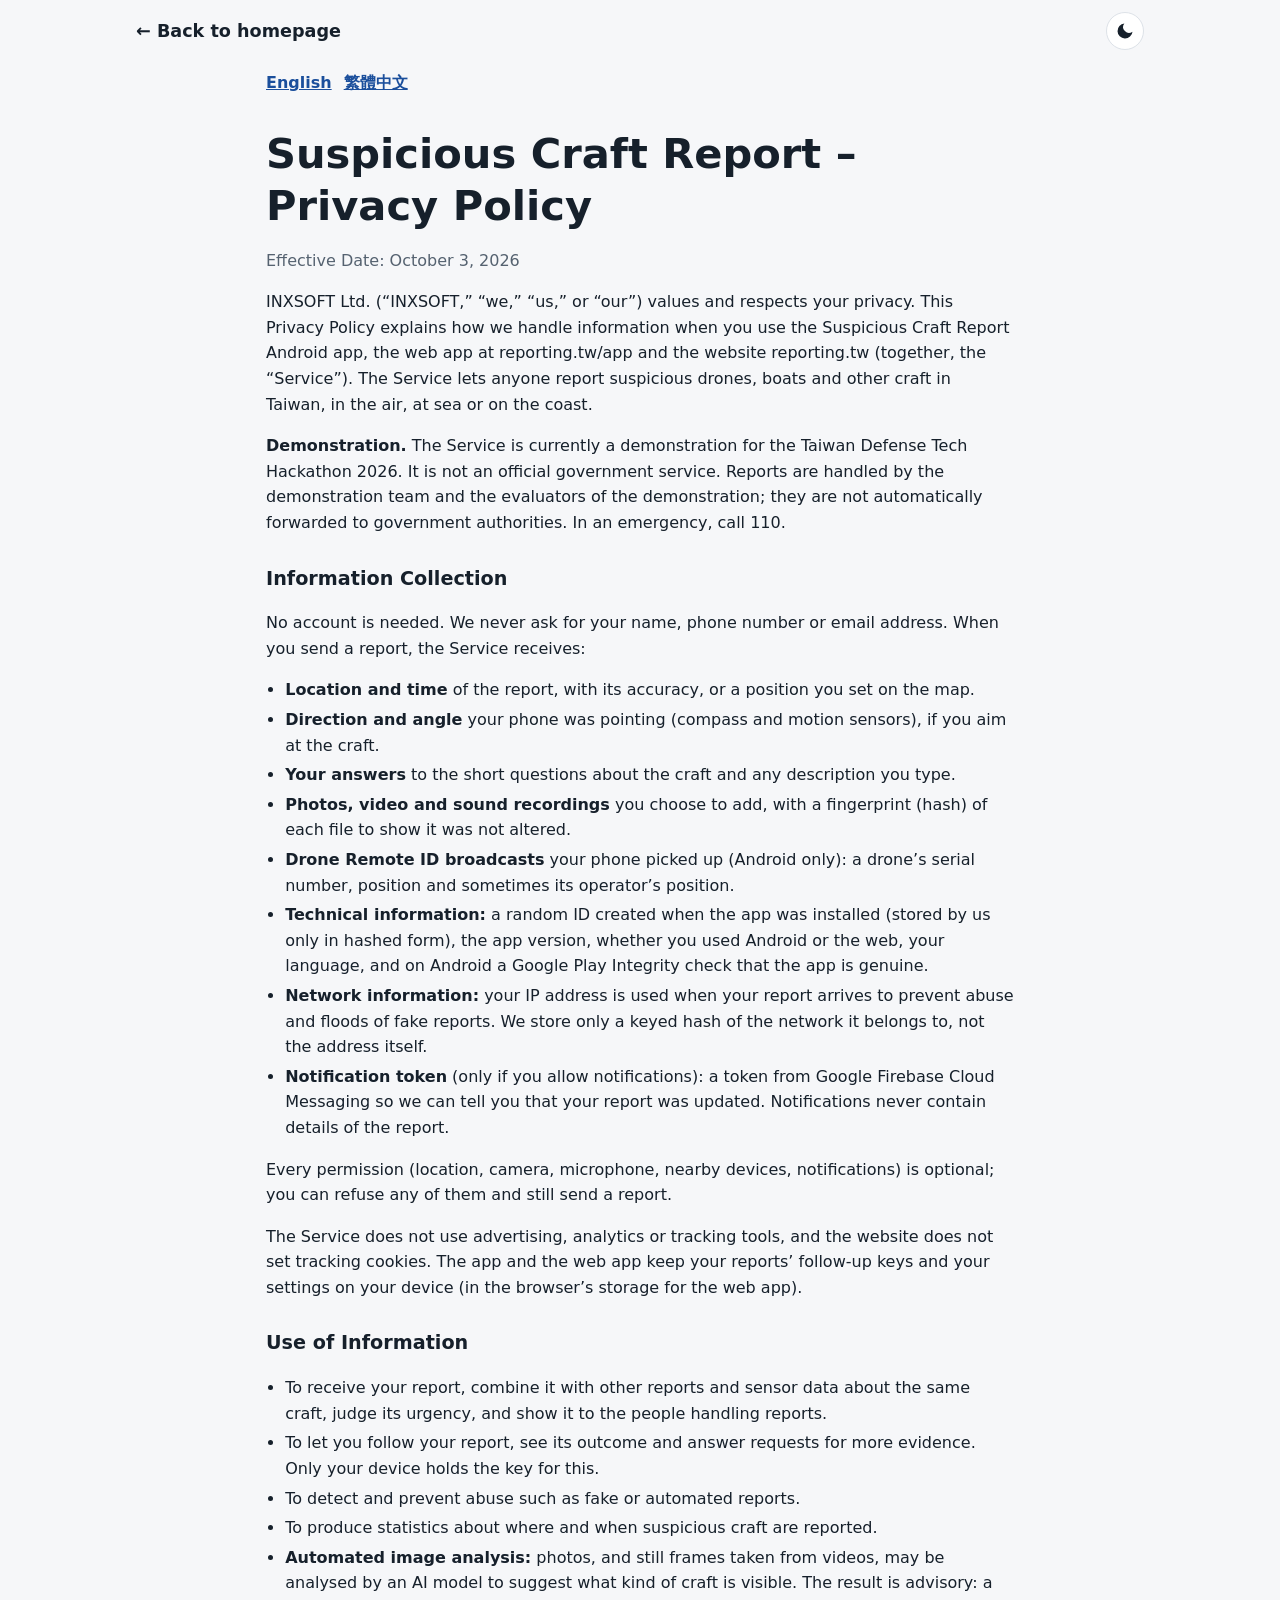
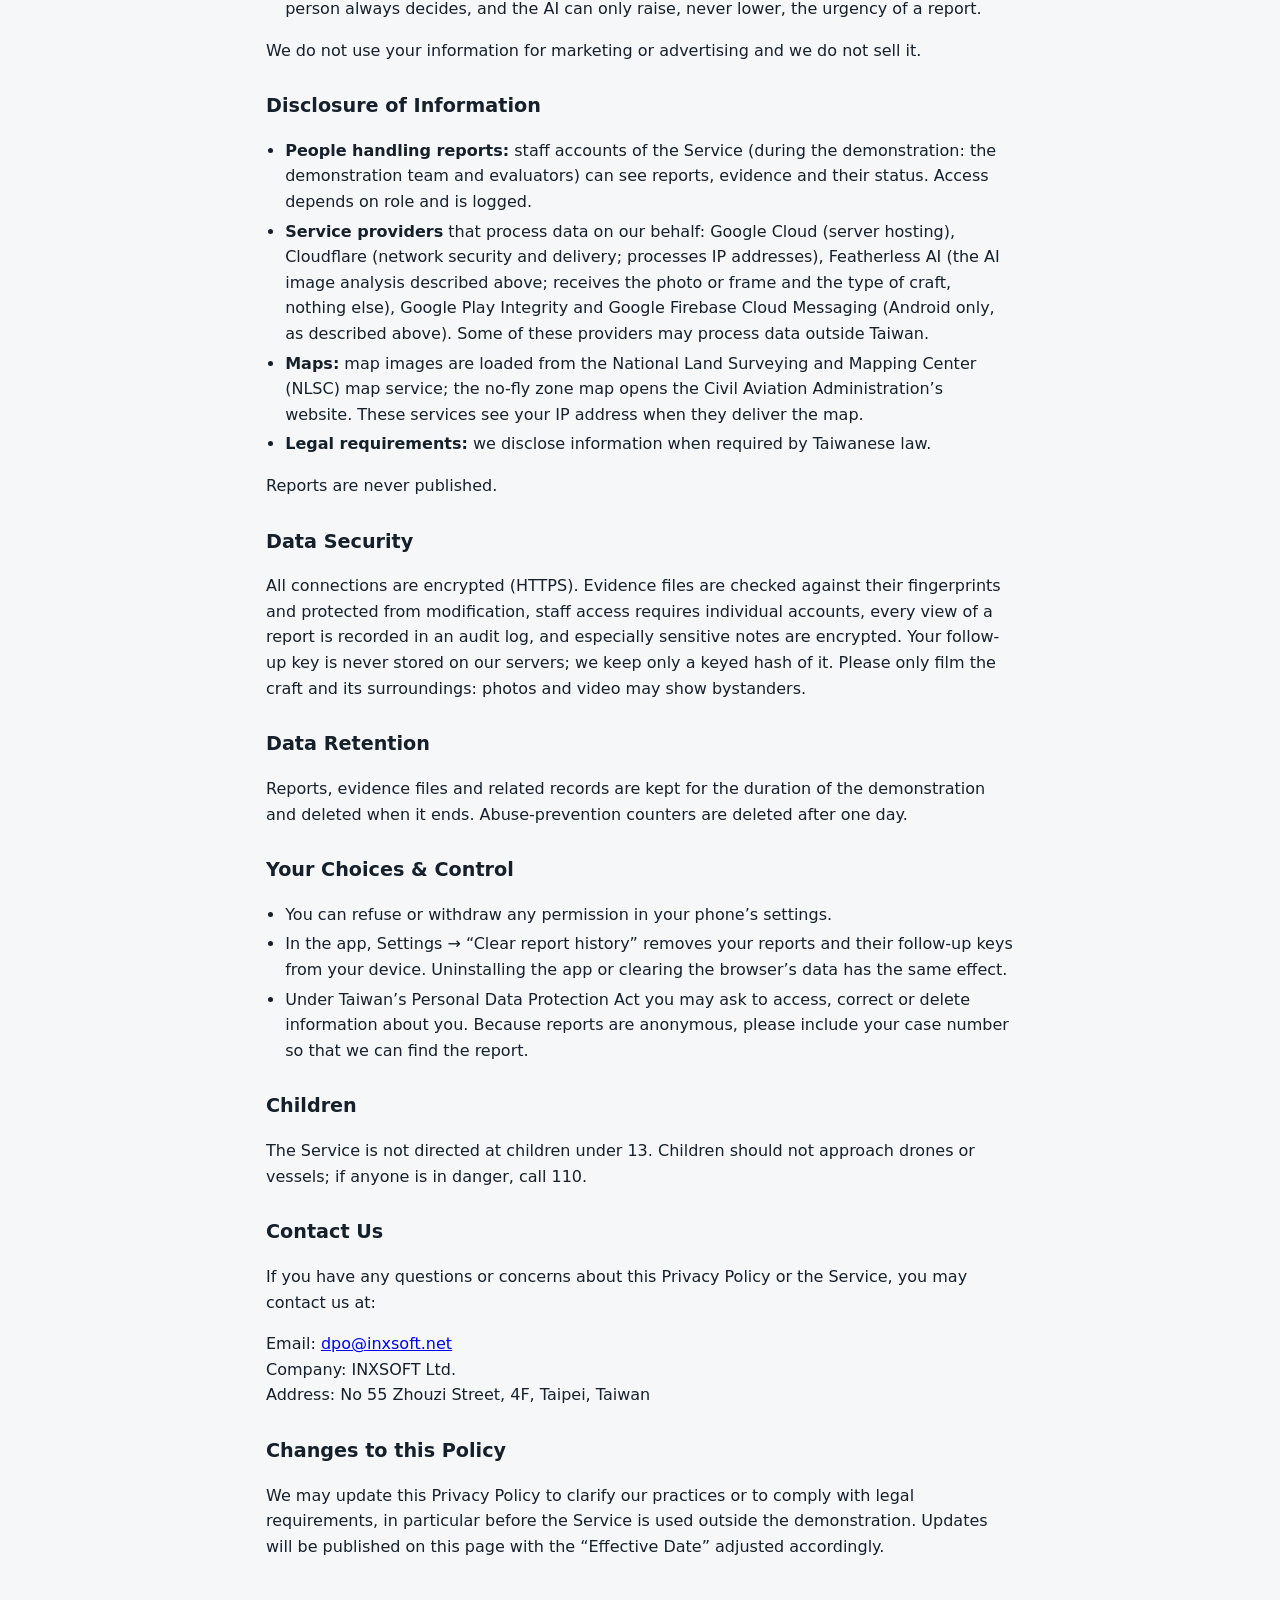
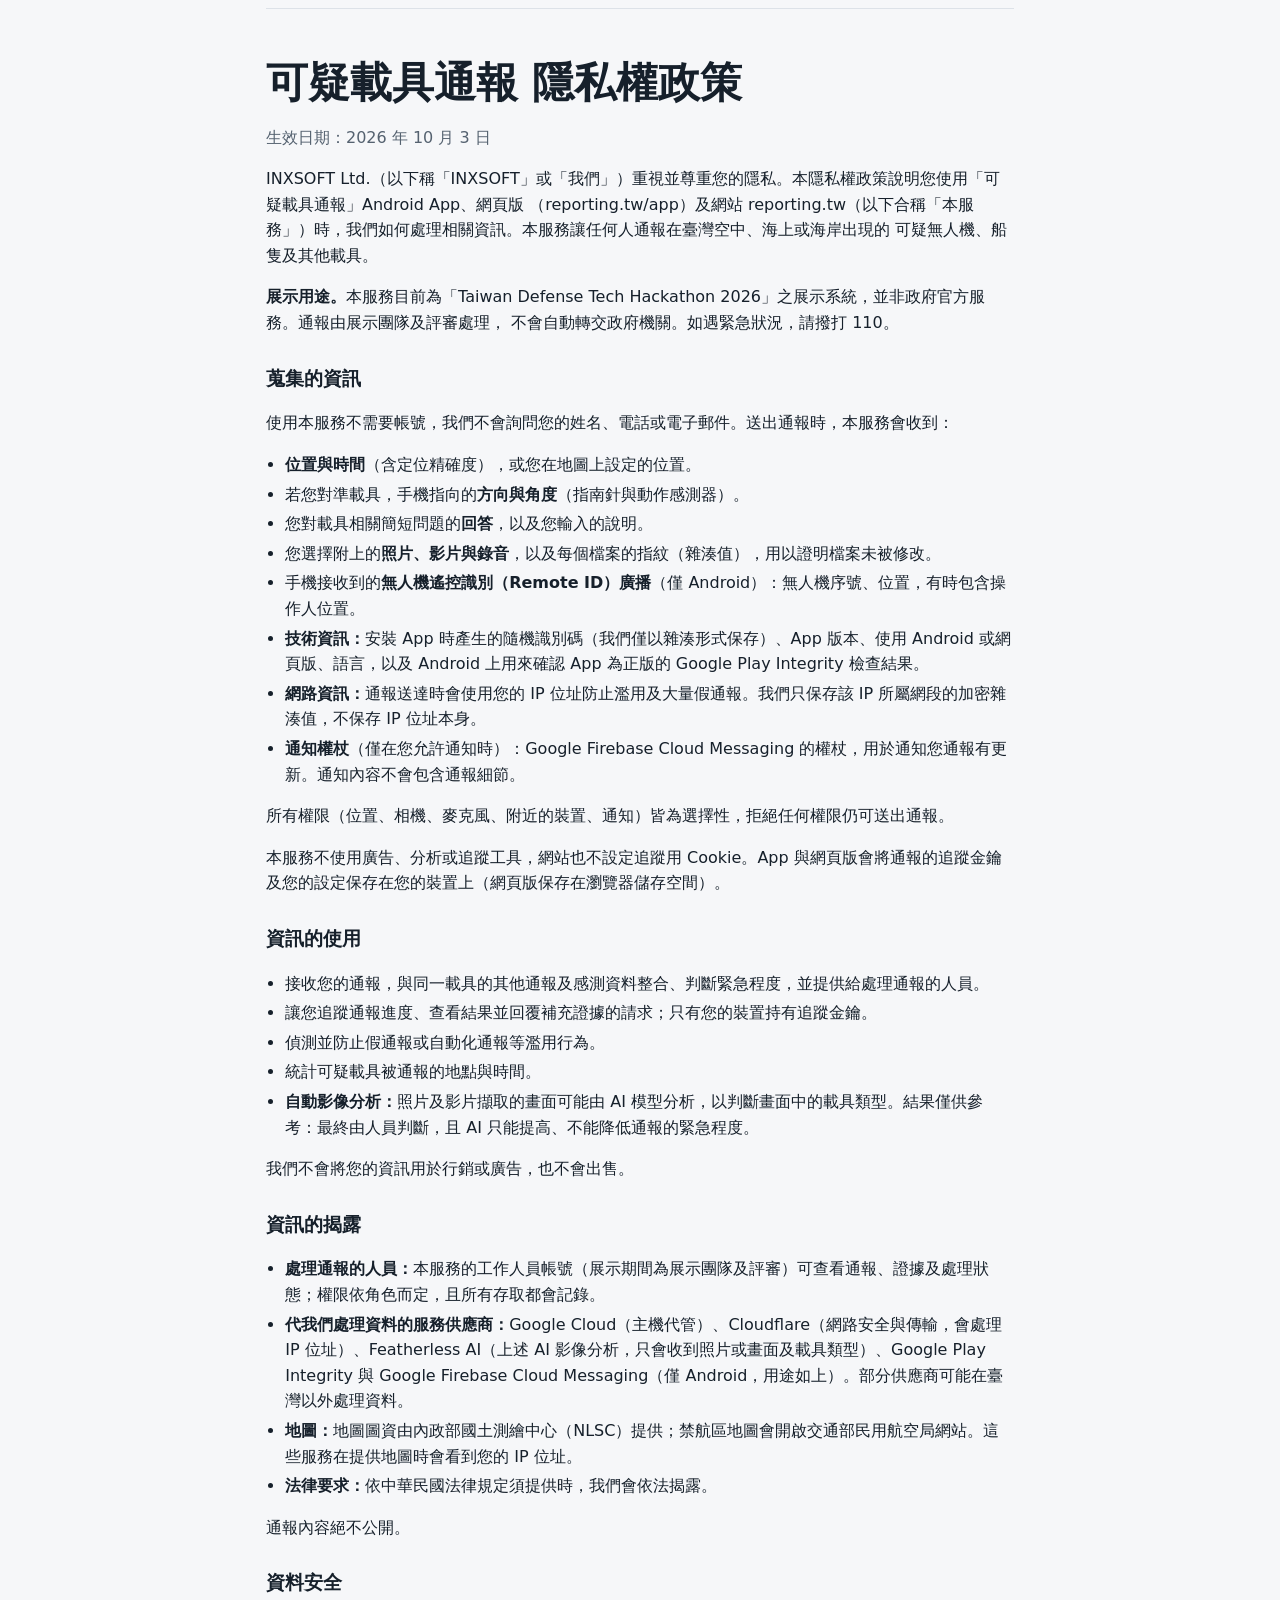
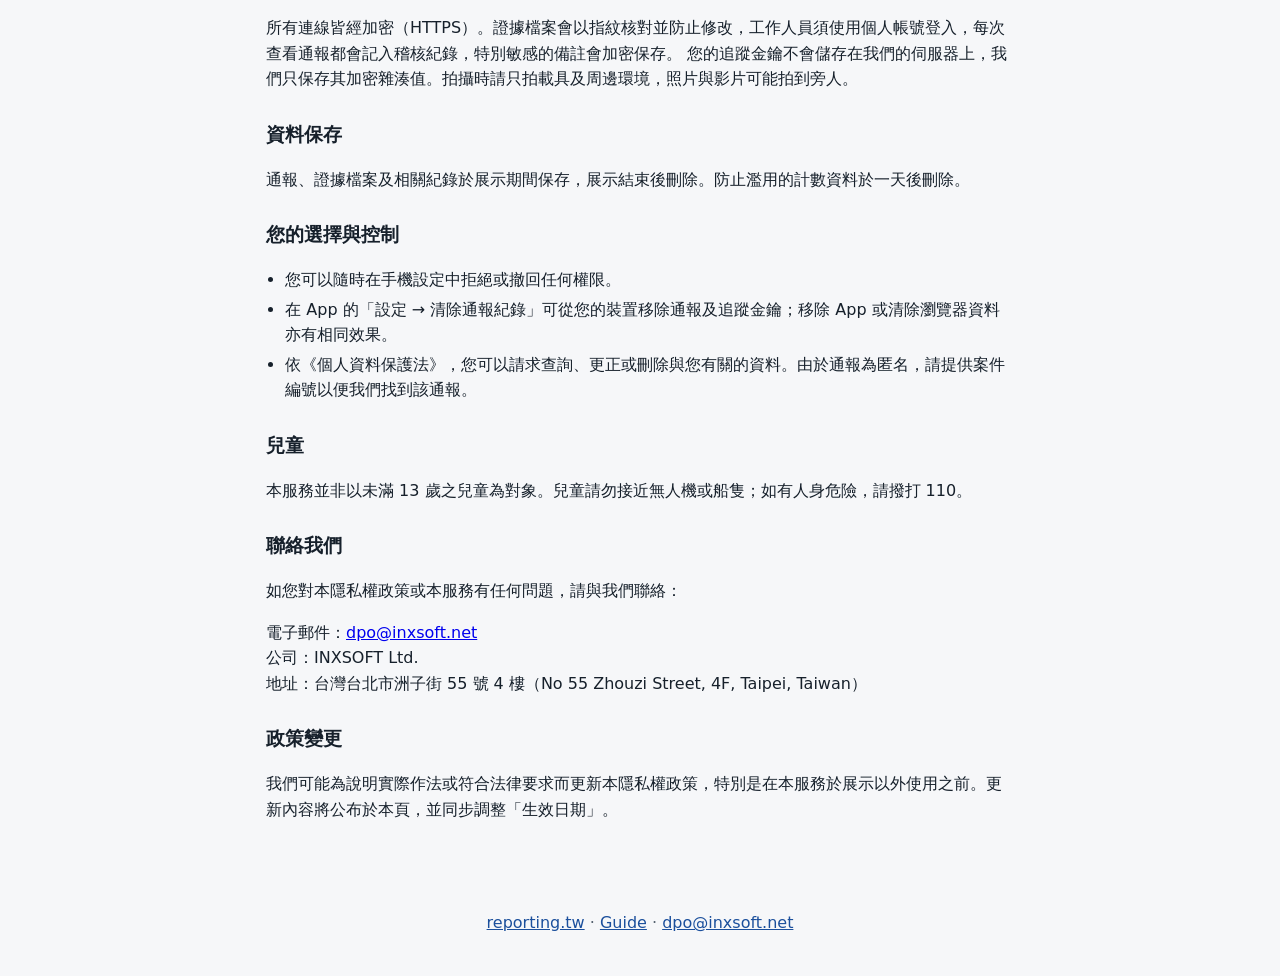
<file: web/site/privacy.html>
<!doctype html>
<html lang="en">
<head>
<meta charset="utf-8">
<meta name="viewport" content="width=device-width, initial-scale=1">
<title>Privacy Policy · reporting.tw</title>
<meta name="description" content="Privacy Policy of the Suspicious Craft Report app and website (reporting.tw), operated by INXSOFT Ltd.">
<link rel="stylesheet" href="site.css?v=202610040900">
<script src="theme.js?v=202610031731"></script>
<style>
  .policy { max-width: 780px; }
  .policy h2 { margin-top: 28px; }
  .policy ul { padding-left: 1.2em; }
  .policy li { margin: 4px 0; }
  .langs { display: flex; gap: 12px; margin: 8px 0 0; }
  .langs a { color: var(--brand); font-weight: 700; }
  .eff { color: var(--muted); }
  hr { border: 0; border-top: 1px solid var(--border); margin: 48px 0; }
</style>
</head>
<body>
<header class="bar"><a class="brand" href="/"><span aria-hidden="true">←</span> Back to homepage</a>
  <div class="tools"><button id="theme" class="theme" type="button" aria-label="Switch to dark mode"><svg class="moon" viewBox="0 0 24 24" aria-hidden="true"><path d="M21 12.8A9 9 0 1 1 11.2 3a7 7 0 0 0 9.8 9.8z"/></svg><svg class="sun" viewBox="0 0 24 24" aria-hidden="true"><circle cx="12" cy="12" r="4.5"/><path d="M12 1.5v3M12 19.5v3M1.5 12h3M19.5 12h3M4.6 4.6l2.1 2.1M17.3 17.3l2.1 2.1M4.6 19.4l2.1-2.1M17.3 6.7l2.1-2.1"/></svg></button></div>
</header>
<main class="policy">
<nav class="langs" aria-label="Language"><a href="#en">English</a><a href="#zh">繁體中文</a></nav>

<section id="en" lang="en">
<h1>Suspicious Craft Report – Privacy Policy</h1>
<p class="eff">Effective Date: October 3, 2026</p>
<p>INXSOFT Ltd. (“INXSOFT,” “we,” “us,” or “our”) values and respects your privacy. This Privacy Policy explains how we handle
information when you use the Suspicious Craft Report Android app, the web app at reporting.tw/app and the website reporting.tw
(together, the “Service”). The Service lets anyone report suspicious drones, boats and other craft in Taiwan, in the air,
at sea or on the coast.</p>
<p><strong>Demonstration.</strong> The Service is currently a demonstration for the Taiwan Defense Tech Hackathon 2026. It is not
an official government service. Reports are handled by the demonstration team and the evaluators of the demonstration; they are
not automatically forwarded to government authorities. In an emergency, call 110.</p>

<h2>Information Collection</h2>
<p>No account is needed. We never ask for your name, phone number or email address. When you send a report, the Service receives:</p>
<ul>
  <li><strong>Location and time</strong> of the report, with its accuracy, or a position you set on the map.</li>
  <li><strong>Direction and angle</strong> your phone was pointing (compass and motion sensors), if you aim at the craft.</li>
  <li><strong>Your answers</strong> to the short questions about the craft and any description you type.</li>
  <li><strong>Photos, video and sound recordings</strong> you choose to add, with a fingerprint (hash) of each file to show it was not altered.</li>
  <li><strong>Drone Remote ID broadcasts</strong> your phone picked up (Android only): a drone’s serial number, position and sometimes its operator’s position.</li>
  <li><strong>Technical information:</strong> a random ID created when the app was installed (stored by us only in hashed form), the app version,
    whether you used Android or the web, your language, and on Android a Google Play Integrity check that the app is genuine.</li>
  <li><strong>Network information:</strong> your IP address is used when your report arrives to prevent abuse and floods of fake reports.
    We store only a keyed hash of the network it belongs to, not the address itself.</li>
  <li><strong>Notification token</strong> (only if you allow notifications): a token from Google Firebase Cloud Messaging so we can tell
    you that your report was updated. Notifications never contain details of the report.</li>
</ul>
<p>Every permission (location, camera, microphone, nearby devices, notifications) is optional; you can refuse any of them and still send a report.</p>
<p>The Service does not use advertising, analytics or tracking tools, and the website does not set tracking cookies. The app and the web app
keep your reports’ follow-up keys and your settings on your device (in the browser’s storage for the web app).</p>

<h2>Use of Information</h2>
<ul>
  <li>To receive your report, combine it with other reports and sensor data about the same craft, judge its urgency, and show it to the
    people handling reports.</li>
  <li>To let you follow your report, see its outcome and answer requests for more evidence. Only your device holds the key for this.</li>
  <li>To detect and prevent abuse such as fake or automated reports.</li>
  <li>To produce statistics about where and when suspicious craft are reported.</li>
  <li><strong>Automated image analysis:</strong> photos, and still frames taken from videos, may be analysed by an AI model to suggest
    what kind of craft is visible. The result is advisory: a person always decides, and the AI can only raise, never lower, the urgency of a report.</li>
</ul>
<p>We do not use your information for marketing or advertising and we do not sell it.</p>

<h2>Disclosure of Information</h2>
<ul>
  <li><strong>People handling reports:</strong> staff accounts of the Service (during the demonstration: the demonstration team and evaluators)
    can see reports, evidence and their status. Access depends on role and is logged.</li>
  <li><strong>Service providers</strong> that process data on our behalf:
    Google Cloud (server hosting), Cloudflare (network security and delivery; processes IP addresses),
    Featherless AI (the AI image analysis described above; receives the photo or frame and the type of craft, nothing else),
    Google Play Integrity and Google Firebase Cloud Messaging (Android only, as described above).
    Some of these providers may process data outside Taiwan.</li>
  <li><strong>Maps:</strong> map images are loaded from the National Land Surveying and Mapping Center (NLSC) map service; the
    no-fly zone map opens the Civil Aviation Administration’s website. These services see your IP address when they deliver the map.</li>
  <li><strong>Legal requirements:</strong> we disclose information when required by Taiwanese law.</li>
</ul>
<p>Reports are never published.</p>

<h2>Data Security</h2>
<p>All connections are encrypted (HTTPS). Evidence files are checked against their fingerprints and protected from modification, staff access
requires individual accounts, every view of a report is recorded in an audit log, and especially sensitive notes are encrypted. Your
follow-up key is never stored on our servers; we keep only a keyed hash of it. Please only film the craft and its surroundings: photos
and video may show bystanders.</p>

<h2>Data Retention</h2>
<p>Reports, evidence files and related records are kept for the duration of the demonstration and deleted when it ends. Abuse-prevention
counters are deleted after one day.</p>

<h2>Your Choices &amp; Control</h2>
<ul>
  <li>You can refuse or withdraw any permission in your phone’s settings.</li>
  <li>In the app, Settings → “Clear report history” removes your reports and their follow-up keys from your device. Uninstalling the app or
    clearing the browser’s data has the same effect.</li>
  <li>Under Taiwan’s Personal Data Protection Act you may ask to access, correct or delete information about you. Because reports are
    anonymous, please include your case number so that we can find the report.</li>
</ul>

<h2>Children</h2>
<p>The Service is not directed at children under 13. Children should not approach drones or vessels; if anyone is in danger, call 110.</p>

<h2>Contact Us</h2>
<p>If you have any questions or concerns about this Privacy Policy or the Service, you may contact us at:</p>
<p>Email: <a href="mailto:dpo@inxsoft.net">dpo@inxsoft.net</a><br>Company: INXSOFT Ltd.<br>Address: No 55 Zhouzi Street, 4F, Taipei, Taiwan</p>

<h2>Changes to this Policy</h2>
<p>We may update this Privacy Policy to clarify our practices or to comply with legal requirements, in particular before the Service is
used outside the demonstration. Updates will be published on this page with the “Effective Date” adjusted accordingly.</p>
</section>

<hr>

<section id="zh" lang="zh-TW">
<h1>可疑載具通報 隱私權政策</h1>
<p class="eff">生效日期：2026 年 10 月 3 日</p>
<p>INXSOFT Ltd.（以下稱「INXSOFT」或「我們」）重視並尊重您的隱私。本隱私權政策說明您使用「可疑載具通報」Android App、網頁版
（reporting.tw/app）及網站 reporting.tw（以下合稱「本服務」）時，我們如何處理相關資訊。本服務讓任何人通報在臺灣空中、海上或海岸出現的
可疑無人機、船隻及其他載具。</p>
<p><strong>展示用途。</strong>本服務目前為「Taiwan Defense Tech Hackathon 2026」之展示系統，並非政府官方服務。通報由展示團隊及評審處理，
不會自動轉交政府機關。如遇緊急狀況，請撥打 110。</p>

<h2>蒐集的資訊</h2>
<p>使用本服務不需要帳號，我們不會詢問您的姓名、電話或電子郵件。送出通報時，本服務會收到：</p>
<ul>
  <li><strong>位置與時間</strong>（含定位精確度），或您在地圖上設定的位置。</li>
  <li>若您對準載具，手機指向的<strong>方向與角度</strong>（指南針與動作感測器）。</li>
  <li>您對載具相關簡短問題的<strong>回答</strong>，以及您輸入的說明。</li>
  <li>您選擇附上的<strong>照片、影片與錄音</strong>，以及每個檔案的指紋（雜湊值），用以證明檔案未被修改。</li>
  <li>手機接收到的<strong>無人機遙控識別（Remote ID）廣播</strong>（僅 Android）：無人機序號、位置，有時包含操作人位置。</li>
  <li><strong>技術資訊：</strong>安裝 App 時產生的隨機識別碼（我們僅以雜湊形式保存）、App 版本、使用 Android 或網頁版、語言，以及 Android
    上用來確認 App 為正版的 Google Play Integrity 檢查結果。</li>
  <li><strong>網路資訊：</strong>通報送達時會使用您的 IP 位址防止濫用及大量假通報。我們只保存該 IP 所屬網段的加密雜湊值，不保存 IP 位址本身。</li>
  <li><strong>通知權杖</strong>（僅在您允許通知時）：Google Firebase Cloud Messaging 的權杖，用於通知您通報有更新。通知內容不會包含通報細節。</li>
</ul>
<p>所有權限（位置、相機、麥克風、附近的裝置、通知）皆為選擇性，拒絕任何權限仍可送出通報。</p>
<p>本服務不使用廣告、分析或追蹤工具，網站也不設定追蹤用 Cookie。App 與網頁版會將通報的追蹤金鑰及您的設定保存在您的裝置上（網頁版保存在瀏覽器儲存空間）。</p>

<h2>資訊的使用</h2>
<ul>
  <li>接收您的通報，與同一載具的其他通報及感測資料整合、判斷緊急程度，並提供給處理通報的人員。</li>
  <li>讓您追蹤通報進度、查看結果並回覆補充證據的請求；只有您的裝置持有追蹤金鑰。</li>
  <li>偵測並防止假通報或自動化通報等濫用行為。</li>
  <li>統計可疑載具被通報的地點與時間。</li>
  <li><strong>自動影像分析：</strong>照片及影片擷取的畫面可能由 AI 模型分析，以判斷畫面中的載具類型。結果僅供參考：最終由人員判斷，且 AI 只能提高、不能降低通報的緊急程度。</li>
</ul>
<p>我們不會將您的資訊用於行銷或廣告，也不會出售。</p>

<h2>資訊的揭露</h2>
<ul>
  <li><strong>處理通報的人員：</strong>本服務的工作人員帳號（展示期間為展示團隊及評審）可查看通報、證據及處理狀態；權限依角色而定，且所有存取都會記錄。</li>
  <li><strong>代我們處理資料的服務供應商：</strong>Google Cloud（主機代管）、Cloudflare（網路安全與傳輸，會處理 IP 位址）、Featherless AI（上述 AI
    影像分析，只會收到照片或畫面及載具類型）、Google Play Integrity 與 Google Firebase Cloud Messaging（僅 Android，用途如上）。部分供應商可能在臺灣以外處理資料。</li>
  <li><strong>地圖：</strong>地圖圖資由內政部國土測繪中心（NLSC）提供；禁航區地圖會開啟交通部民用航空局網站。這些服務在提供地圖時會看到您的 IP 位址。</li>
  <li><strong>法律要求：</strong>依中華民國法律規定須提供時，我們會依法揭露。</li>
</ul>
<p>通報內容絕不公開。</p>

<h2>資料安全</h2>
<p>所有連線皆經加密（HTTPS）。證據檔案會以指紋核對並防止修改，工作人員須使用個人帳號登入，每次查看通報都會記入稽核紀錄，特別敏感的備註會加密保存。
您的追蹤金鑰不會儲存在我們的伺服器上，我們只保存其加密雜湊值。拍攝時請只拍載具及周邊環境，照片與影片可能拍到旁人。</p>

<h2>資料保存</h2>
<p>通報、證據檔案及相關紀錄於展示期間保存，展示結束後刪除。防止濫用的計數資料於一天後刪除。</p>

<h2>您的選擇與控制</h2>
<ul>
  <li>您可以隨時在手機設定中拒絕或撤回任何權限。</li>
  <li>在 App 的「設定 → 清除通報紀錄」可從您的裝置移除通報及追蹤金鑰；移除 App 或清除瀏覽器資料亦有相同效果。</li>
  <li>依《個人資料保護法》，您可以請求查詢、更正或刪除與您有關的資料。由於通報為匿名，請提供案件編號以便我們找到該通報。</li>
</ul>

<h2>兒童</h2>
<p>本服務並非以未滿 13 歲之兒童為對象。兒童請勿接近無人機或船隻；如有人身危險，請撥打 110。</p>

<h2>聯絡我們</h2>
<p>如您對本隱私權政策或本服務有任何問題，請與我們聯絡：</p>
<p>電子郵件：<a href="mailto:dpo@inxsoft.net">dpo@inxsoft.net</a><br>公司：INXSOFT Ltd.<br>地址：台灣台北市洲子街 55 號 4 樓（No 55 Zhouzi Street, 4F, Taipei, Taiwan）</p>

<h2>政策變更</h2>
<p>我們可能為說明實際作法或符合法律要求而更新本隱私權政策，特別是在本服務於展示以外使用之前。更新內容將公布於本頁，並同步調整「生效日期」。</p>
</section>
</main>
<footer><a href="/">reporting.tw</a> · <a href="guide.html">Guide</a> · <a href="mailto:dpo@inxsoft.net">dpo@inxsoft.net</a></footer>
</body>
</html>
</file>
<file: web/site/site.css>
:root {
  --bg: #f6f7f9; --surface: #ffffff; --text: #16202b; --muted: #556270; --brand: #1b4f9c; --brand-text: #ffffff;
  --border: #dde2e8; --alert-bg: #fdecec; --alert: #b3261e;
  color-scheme: light;
}
@media (prefers-color-scheme: dark) {
  :root:not([data-theme="light"]) {
    --bg: #0f1419; --surface: #18202a; --text: #e6ebf0; --muted: #9aa7b4; --brand: #7aa7ec; --brand-text: #0b1a30;
    --border: #2a3542; --alert-bg: #3a1a1a; --alert: #ff8a80; color-scheme: dark;
  }
}
:root[data-theme="dark"] {
  --bg: #0f1419; --surface: #18202a; --text: #e6ebf0; --muted: #9aa7b4; --brand: #7aa7ec; --brand-text: #0b1a30;
  --border: #2a3542; --alert-bg: #3a1a1a; --alert: #ff8a80; color-scheme: dark;
}
* { box-sizing: border-box; }
body {
  margin: 0; background: var(--bg); color: var(--text); line-height: 1.6;
  /* Latin fonts first: CJK fonts draw ’ “ ” as full-width glyphs, which leaves gaps in Latin text. */
  font-family: "Noto Sans", system-ui, -apple-system, "Segoe UI", Roboto, "Noto Sans TC", "Microsoft JhengHei", "PingFang TC", "Noto Sans Thai", sans-serif;
}
.bar { display: flex; justify-content: space-between; align-items: center; gap: 12px; padding: 12px 16px;
  max-width: 1040px; margin: 0 auto; }
.brand { color: var(--text); text-decoration: none; font-weight: 700; font-size: 1.1rem; }
.logo { display: inline-grid; place-items: center; width: 32px; height: 32px; border-radius: 50%;
  background: var(--brand); color: var(--brand-text); margin-right: 6px; }
select { font: inherit; padding: 6px 8px; border-radius: 8px; border: 1px solid var(--border);
  background: var(--surface); color: var(--text); max-width: 46vw; }
.sr { position: absolute; width: 1px; height: 1px; overflow: hidden; clip: rect(0 0 0 0); }
main { max-width: 1040px; margin: 0 auto; padding: 0 16px 48px; }
.hero { padding: 32px 0 16px; }
h1 { font-size: clamp(1.6rem, 4.5vw, 2.6rem); line-height: 1.25; margin: 0 0 12px; }
h2 { font-size: 1.2rem; margin: 0 0 8px; }
h3 { margin: 0 0 4px; font-size: 1.05rem; }
.sub { color: var(--muted); font-size: 1.1rem; margin: 0 0 24px; }
.ctas { display: grid; grid-template-columns: repeat(auto-fit, minmax(240px, 1fr)); gap: 12px; }
.cta { display: block; padding: 16px 18px; border-radius: 14px; border: 1px solid var(--border);
  background: var(--surface); color: var(--text); text-decoration: none; font-weight: 700; font-size: 1.1rem; }
.cta small { display: block; font-weight: 400; font-size: .9rem; color: var(--muted); margin-top: 4px; }
.cta { transition: background-color .15s, border-color .15s, box-shadow .15s, transform .15s; }
.cta:hover, .cta:focus-visible { border-color: var(--brand); background: color-mix(in srgb, var(--brand) 10%, var(--surface));
  box-shadow: 0 6px 18px rgba(0,0,0,.12); transform: translateY(-2px); }
.cta.primary { background: var(--brand); color: var(--brand-text); border-color: var(--brand); }
.cta.primary small { color: inherit; opacity: .85; }
.cta.primary:hover, .cta.primary:focus-visible { background: color-mix(in srgb, var(--brand) 80%, #000); }
.cta.muted { opacity: .5; filter: grayscale(1); }
.cta.muted:hover, .cta.muted:focus-visible { opacity: .75; }
.alert { margin: 20px 0 0; padding: 12px 14px; border-radius: 10px; background: var(--alert-bg); color: var(--text); }
.alert strong { color: var(--alert); margin-right: 6px; }
section { margin-top: 32px; }
.steps { list-style: none; padding: 0; margin: 0; display: grid; grid-template-columns: repeat(auto-fit, minmax(220px, 1fr));
  gap: 12px; counter-reset: s; }
.steps li { background: var(--surface); border: 1px solid var(--border); border-radius: 14px; padding: 16px; counter-increment: s; }
.steps li::before { content: counter(s); display: inline-grid; place-items: center; width: 28px; height: 28px;
  border-radius: 50%; background: var(--brand); color: var(--brand-text); font-weight: 700; margin-bottom: 8px; }
.steps p, .cards p { margin: 0; color: var(--muted); }
.cards { display: grid; grid-template-columns: repeat(auto-fit, minmax(260px, 1fr)); gap: 12px; }
.cards article { background: var(--surface); border: 1px solid var(--border); border-radius: 14px; padding: 16px; }
footer { text-align: center; color: var(--muted); padding: 24px 16px 40px; }
footer a { color: var(--brand); }

/* Hackathon demo disclaimer: always solid red, both themes. */
.demo { margin: 0; padding: 10px 16px; background: #c62828; color: #fff; font-weight: 700; text-align: center; }
.more { margin: 16px 0 0; font-weight: 700; }
.more a, .back { color: var(--brand); }
.back { text-decoration: none; }

/* Header tools: language picker and light/dark switch. */
.tools { display: flex; align-items: center; gap: 8px; }
.theme { display: inline-grid; place-items: center; width: 38px; height: 38px; padding: 0; border-radius: 50%;
  border: 1px solid var(--border); background: var(--surface); color: var(--text); cursor: pointer; flex: none; }
.theme:hover { border-color: var(--brand); }
.theme:focus-visible { outline: 2px solid var(--brand); outline-offset: 2px; }
.theme svg { width: 20px; height: 20px; fill: none; stroke: currentColor; stroke-width: 2; stroke-linecap: round; stroke-linejoin: round; }
.theme .moon { fill: currentColor; stroke: none; }
/* Show the moon in light mode (switch to dark) and the sun in dark mode. */
.theme .sun { display: none; }
:root[data-theme="dark"] .theme .sun { display: block; }
:root[data-theme="dark"] .theme .moon { display: none; }
@media (prefers-color-scheme: dark) {
  :root:not([data-theme="light"]) .theme .sun { display: block; }
  :root:not([data-theme="light"]) .theme .moon { display: none; }
}
</file>
